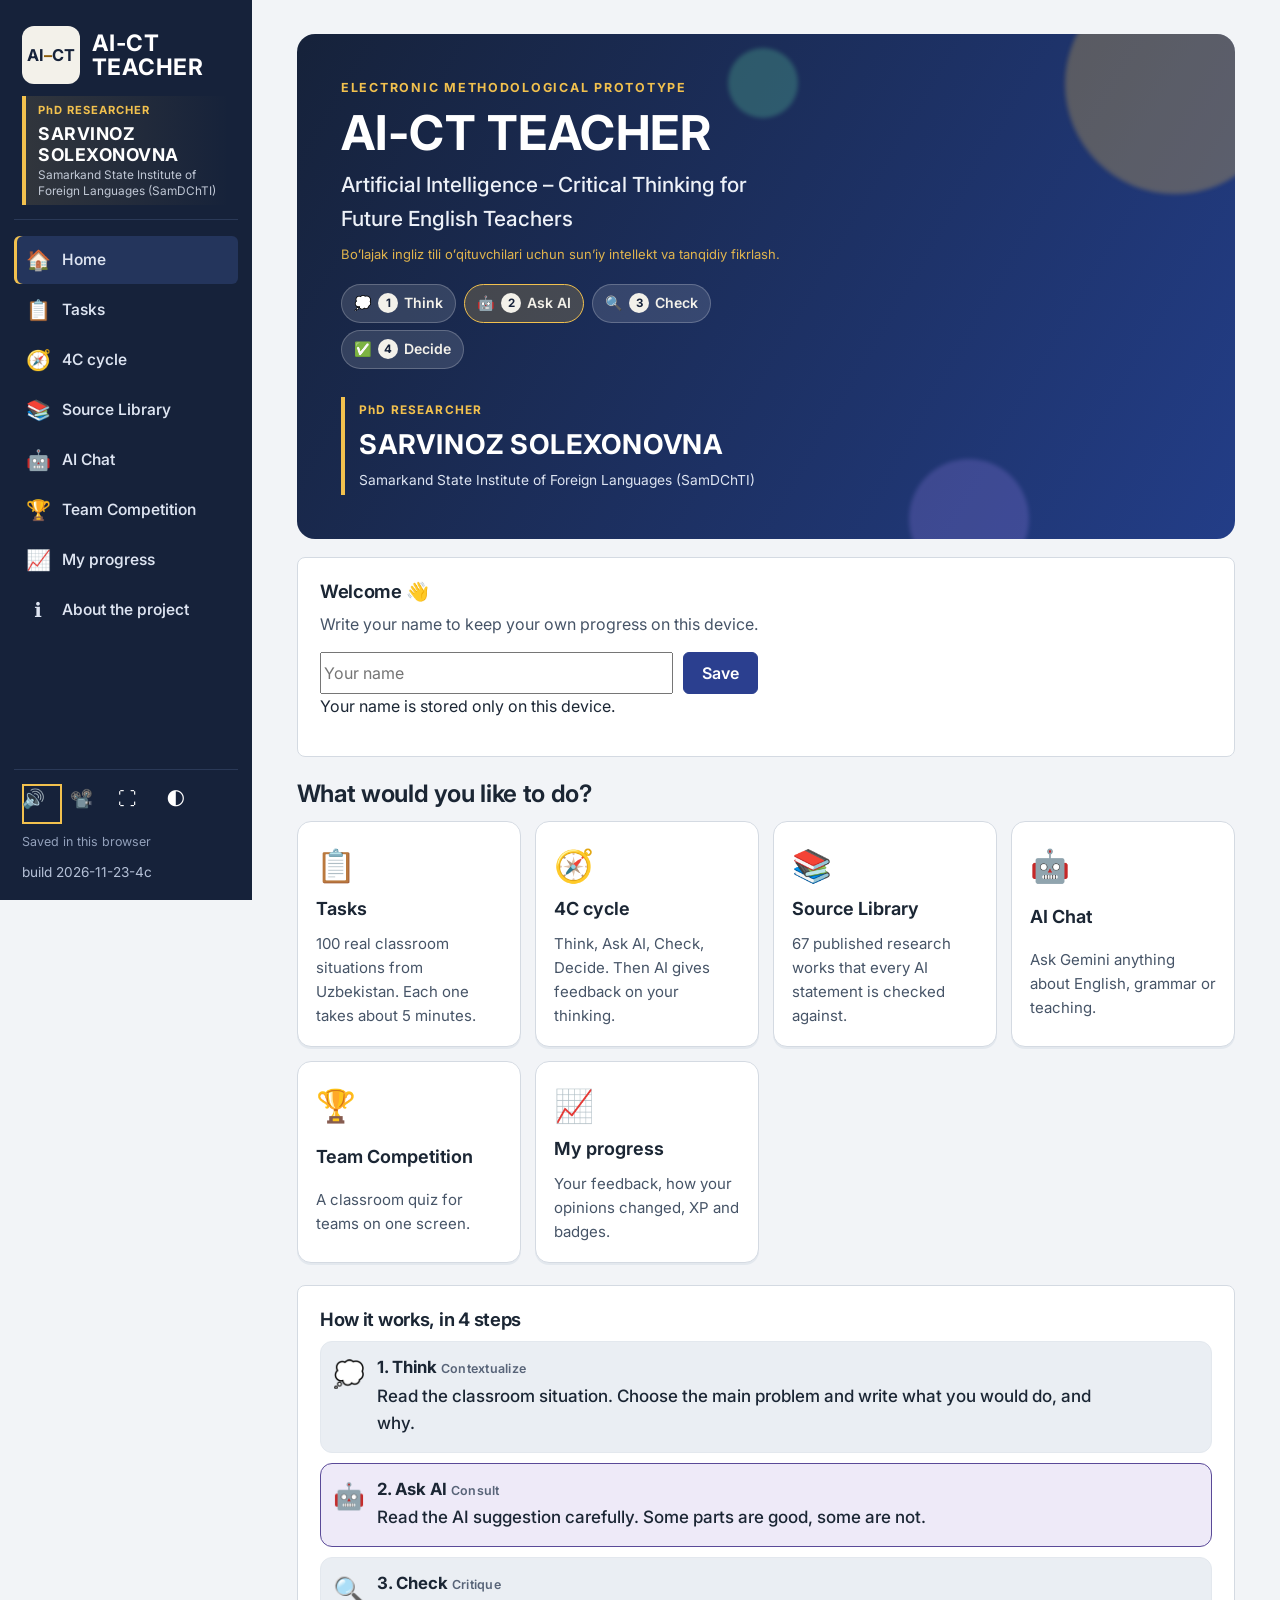
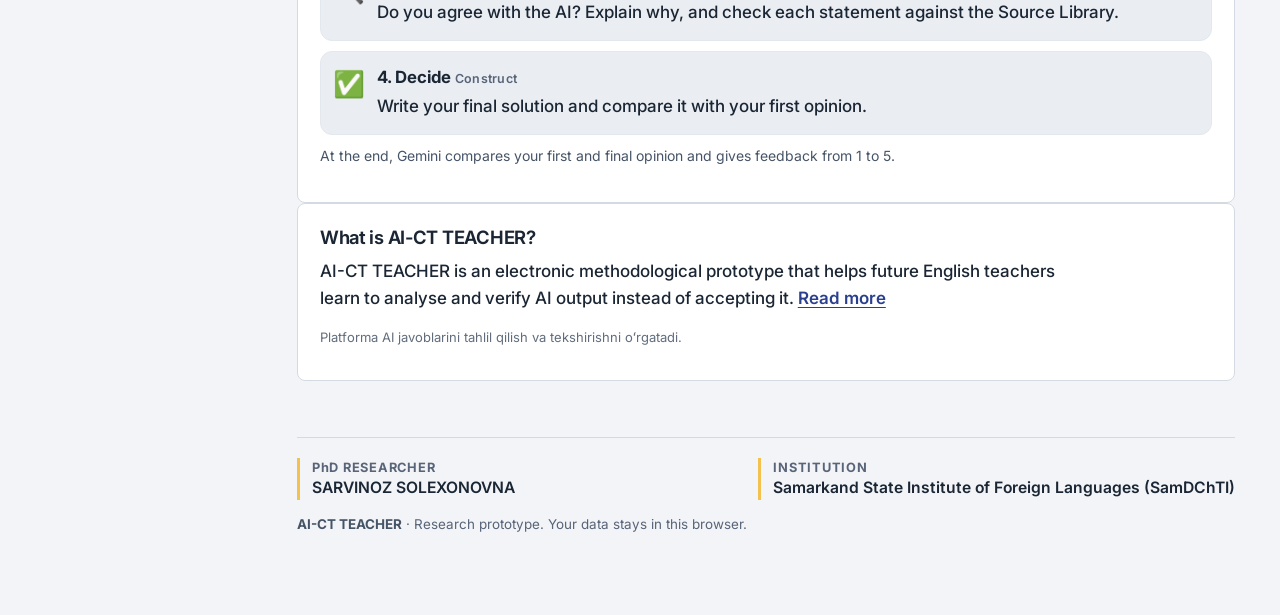
<file: index.html>
<!DOCTYPE html>
<html lang="en">
<head>
<meta charset="utf-8">
<meta name="viewport" content="width=device-width, initial-scale=1, viewport-fit=cover">
<title>AI-CT Teacher – Artificial Intelligence and Critical Thinking for Future English Teachers</title>
<meta name="description" content="AI-CT Teacher is an educational platform designed to develop the critical-thinking skills of future English teachers through structured interaction with artificial intelligence.">
<meta name="robots" content="index, follow, max-image-preview:large">
<meta name="author" content="Sarvinoz Solexonovna">
<meta name="theme-color" content="#16223A">
<link rel="canonical" href="https://sssprojectai.github.io/ai-ct-teacher/">
<link rel="manifest" href="manifest.webmanifest">
<link rel="icon" href="assets/favicon.svg" type="image/svg+xml">
<link rel="icon" href="assets/icons/favicon-32.png" sizes="32x32" type="image/png">
<link rel="apple-touch-icon" href="assets/icons/apple-touch-icon.png">
<meta property="og:type" content="website">
<meta property="og:site_name" content="AI-CT Teacher">
<meta property="og:title" content="AI-CT Teacher – Artificial Intelligence and Critical Thinking for Future English Teachers">
<meta property="og:description" content="AI-CT Teacher is an educational platform designed to develop the critical-thinking skills of future English teachers through structured interaction with artificial intelligence.">
<meta property="og:url" content="https://sssprojectai.github.io/ai-ct-teacher/">
<meta property="og:image" content="https://sssprojectai.github.io/ai-ct-teacher/assets/og-image.png">
<meta property="og:image:width" content="1200">
<meta property="og:image:height" content="630">
<meta property="og:image:alt" content="AI-CT Teacher: Artificial Intelligence – Critical Thinking for Future English Teachers">
<meta property="og:locale" content="en">
<meta property="og:locale:alternate" content="uz">
<meta name="twitter:card" content="summary_large_image">
<meta name="twitter:title" content="AI-CT Teacher – Artificial Intelligence and Critical Thinking for Future English Teachers">
<meta name="twitter:description" content="AI-CT Teacher is an educational platform designed to develop the critical-thinking skills of future English teachers through structured interaction with artificial intelligence.">
<meta name="twitter:image" content="https://sssprojectai.github.io/ai-ct-teacher/assets/og-image.png">
<script type="application/ld+json">
{
  "@context": "https://schema.org",
  "@graph": [
    {
      "@type": "WebSite",
      "@id": "https://sssprojectai.github.io/ai-ct-teacher/#website",
      "url": "https://sssprojectai.github.io/ai-ct-teacher/",
      "name": "AI-CT Teacher",
      "description": "AI-CT Teacher is an educational platform designed to develop the critical-thinking skills of future English teachers through structured interaction with artificial intelligence.",
      "inLanguage": [
        "en",
        "uz"
      ],
      "author": {
        "@id": "https://sssprojectai.github.io/ai-ct-teacher/#author"
      },
      "publisher": {
        "@id": "https://sssprojectai.github.io/ai-ct-teacher/#organization"
      }
    },
    {
      "@type": "EducationalOrganization",
      "@id": "https://sssprojectai.github.io/ai-ct-teacher/#organization",
      "name": "AI-CT Teacher",
      "url": "https://sssprojectai.github.io/ai-ct-teacher/",
      "description": "An educational research project on critical thinking and artificial intelligence in English teacher education."
    },
    {
      "@type": "Person",
      "@id": "https://sssprojectai.github.io/ai-ct-teacher/#author",
      "name": "Sarvinoz Solexonovna",
      "jobTitle": "PhD researcher",
      "affiliation": {
        "@type": "EducationalOrganization",
        "name": "Samarkand State Institute of Foreign Languages (SamDChTI)"
      }
    },
    {
      "@type": "SoftwareApplication",
      "@id": "https://sssprojectai.github.io/ai-ct-teacher/#app",
      "name": "AI-CT Teacher",
      "url": "https://sssprojectai.github.io/ai-ct-teacher/",
      "applicationCategory": "EducationalApplication",
      "operatingSystem": "Web",
      "inLanguage": [
        "en",
        "uz"
      ],
      "description": "AI-CT Teacher is an educational platform designed to develop the critical-thinking skills of future English teachers through structured interaction with artificial intelligence.",
      "author": {
        "@id": "https://sssprojectai.github.io/ai-ct-teacher/#author"
      },
      "featureList": [
        "AI-CT 4C cycle: Contextualize (Think), Consult (Ask AI), Critique (Check), Construct (Decide)",
        "100 real classroom situations from Uzbekistan",
        "Source Library of published research for every AI statement",
        "AI feedback on critical thinking (1 to 5)",
        "Team Competition game",
        "AI Chat: a free conversation with Gemini",
        "Student profile with progress, XP and badges",
        "English interface with short Uzbek support"
      ]
    }
  ]
}
</script>
<link rel="preconnect" href="https://fonts.googleapis.com">
<link rel="preconnect" href="https://fonts.gstatic.com" crossorigin>
<link href="https://fonts.googleapis.com/css2?family=Inter:wght@400;500;600;700&display=swap" rel="stylesheet">
<link rel="stylesheet" href="app/css/app.css?v=2026-11-23-4c">
</head>
<body>
<div class="shell">
  <aside class="side" id="side" aria-label="Main navigation"></aside>
  <div class="scrim hidden" id="scrim"></div>
  <div>
    <div class="topbar" id="topbar"></div>
    <main class="main" id="main" tabindex="-1">
      <!-- Replaced by the application once JavaScript runs. It stays in the HTML so that search engines and visitors without JavaScript can read what this site is. -->
      <div class="page">
        <h1>AI-CT Teacher</h1>
        <p>AI-CT Teacher is an educational platform for developing the critical thinking skills of future English teachers through structured interaction with artificial intelligence. It supports English teacher education, teacher training and AI-assisted learning: students solve real classroom problems, read an AI suggestion, check it against research and then write their own decision.</p>
        <p>Each task follows the AI-CT 4C cycle: Contextualize (Think), Consult (Ask AI), Critique (Check) and Construct (Decide). The platform includes 100 real classroom situations from schools, lyceums, learning centres and universities in Uzbekistan, a Source Library of published research against which every AI statement is checked, AI feedback on the student's critical thinking, a Team Competition game, a free AI Chat with Gemini, and a student profile with progress, XP and badges.</p>
        <p lang="uz">AI-CT TEACHER — boʻlajak ingliz tili oʻqituvchilari uchun sunʼiy intellekt va tanqidiy fikrlash boʻyicha elektron metodik prototip. Muallif: PhD tadqiqotchi Sarvinoz Solexonovna, Samarkand davlat chet tillari instituti (SamDChTI).</p>
        <noscript><p><strong>This application needs JavaScript.</strong> Please enable JavaScript in your browser to use AI-CT Teacher.</p></noscript>
        <p>AUTHOR<br>PhD researcher Sarvinoz Solexonovna</p>
        <p>INSTITUTION<br>Samarkand State Institute of Foreign Languages (SamDChTI)</p>
        <p>Research prototype. It is not an official product of, or endorsed by, any institution.</p>
      </div>
    </main>
  </div>
</div>
<div id="overlay"></div>
<div class="toast hidden" id="toast" role="status" aria-live="polite"></div>
<script src="app/js/app.js?v=2026-11-23-4c"></script>
</body>
</html>
</file>
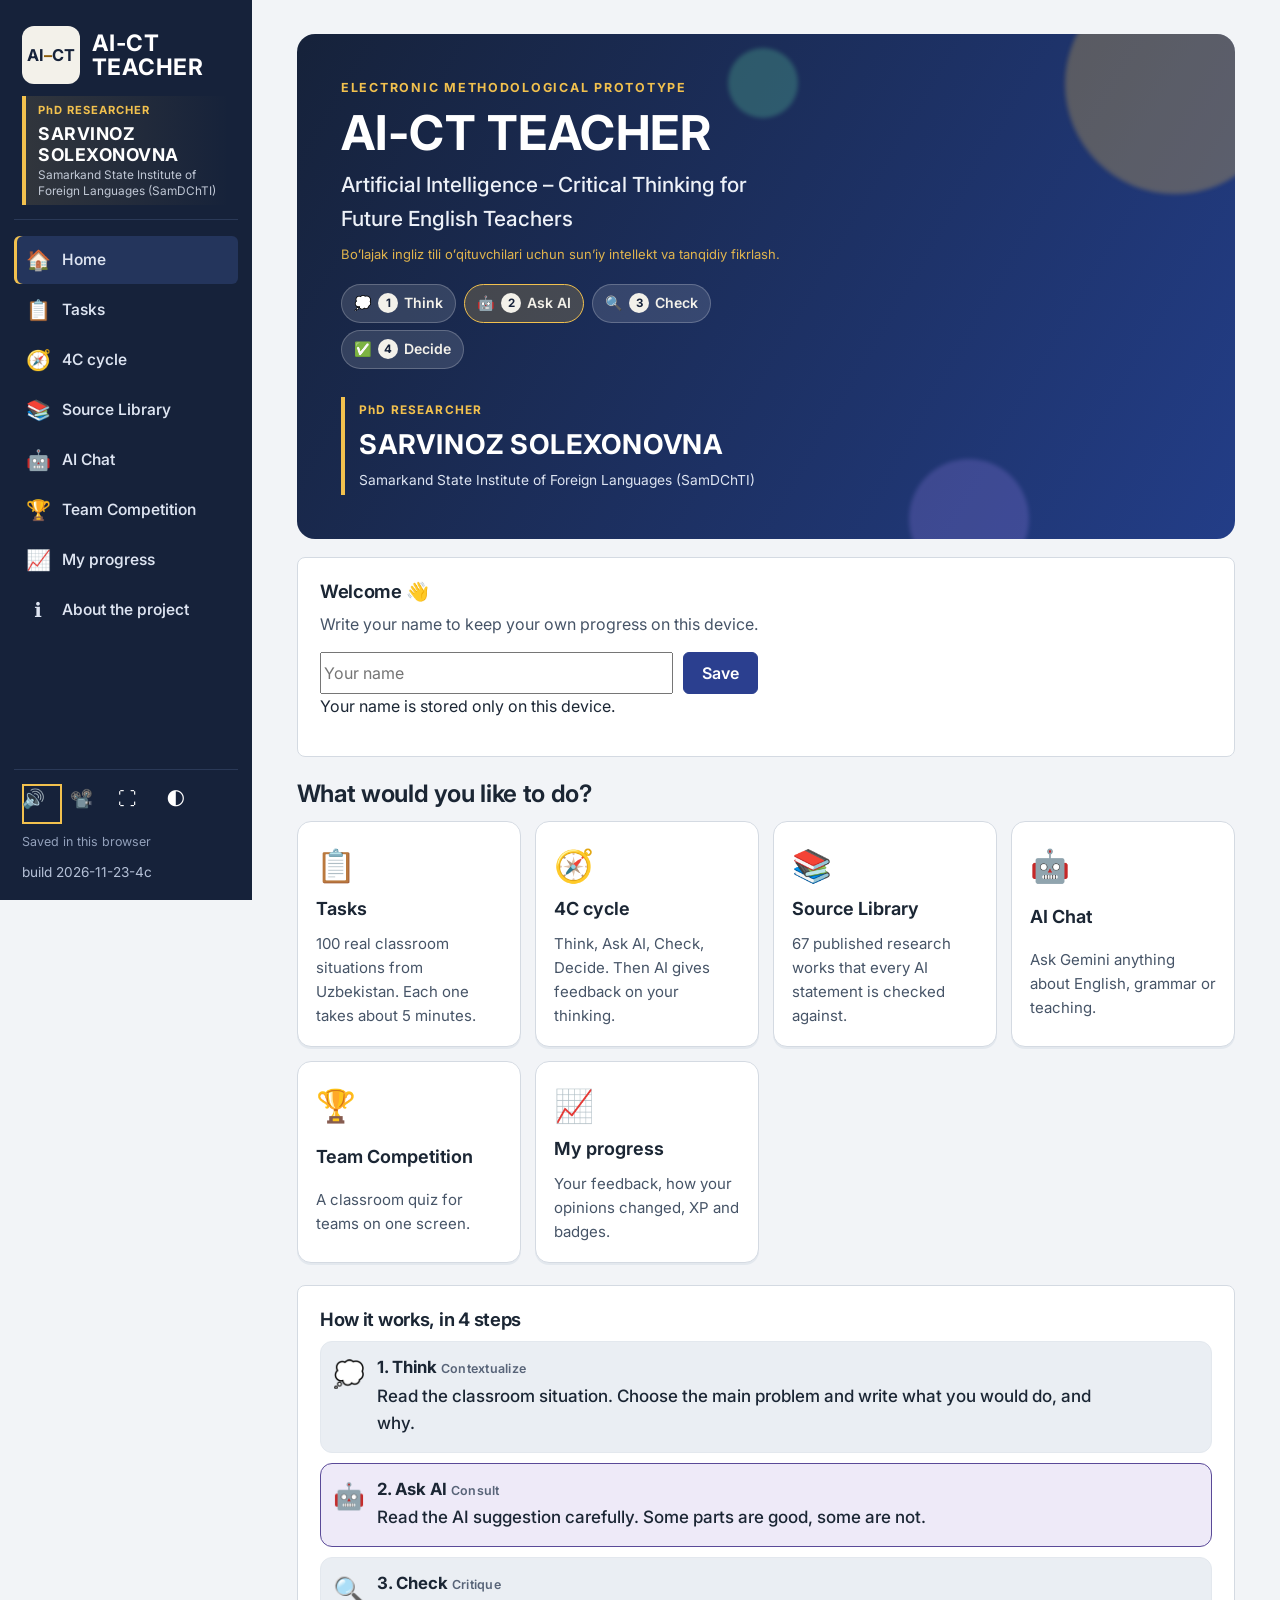
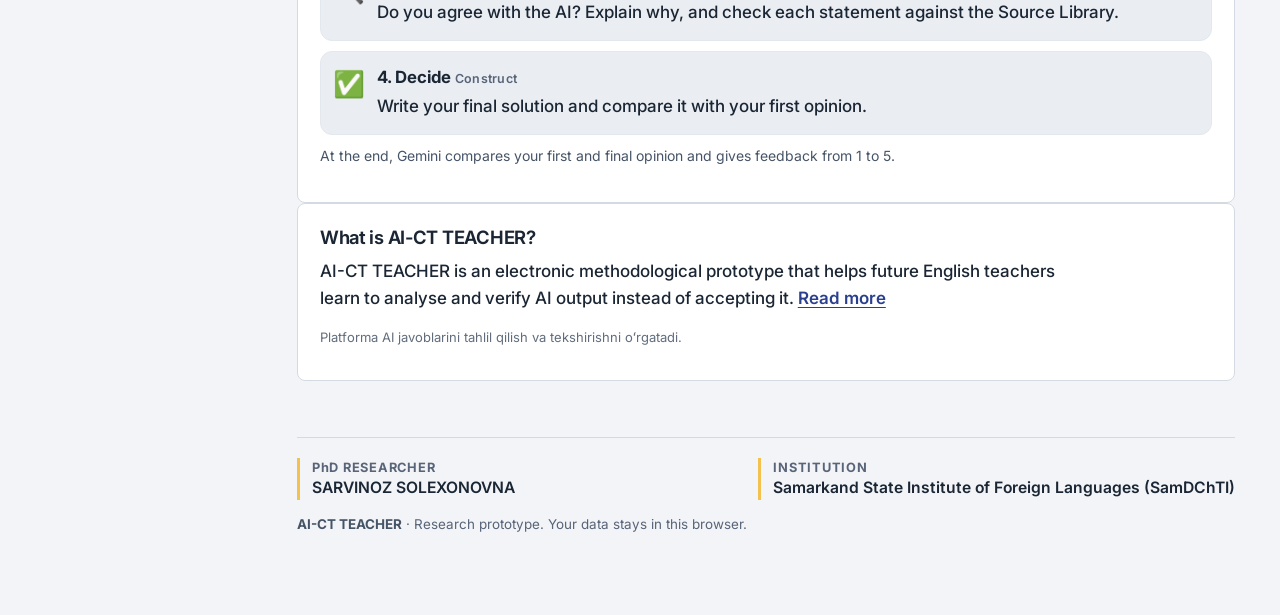
<file: app/index.html>
<!DOCTYPE html>
<html lang="en">
<head>
<meta charset="utf-8">
<meta name="viewport" content="width=device-width, initial-scale=1, viewport-fit=cover">
<title>AI-CT Teacher – Artificial Intelligence and Critical Thinking for Future English Teachers</title>
<meta name="description" content="AI-CT Teacher is an educational platform designed to develop the critical-thinking skills of future English teachers through structured interaction with artificial intelligence.">
<meta name="robots" content="index, follow, max-image-preview:large">
<meta name="author" content="Sarvinoz Solexonovna">
<meta name="theme-color" content="#16223A">
<link rel="canonical" href="https://sssprojectai.github.io/ai-ct-teacher/">
<link rel="manifest" href="../manifest.webmanifest">
<link rel="icon" href="../assets/favicon.svg" type="image/svg+xml">
<link rel="icon" href="../assets/icons/favicon-32.png" sizes="32x32" type="image/png">
<link rel="apple-touch-icon" href="../assets/icons/apple-touch-icon.png">
<meta property="og:type" content="website">
<meta property="og:site_name" content="AI-CT Teacher">
<meta property="og:title" content="AI-CT Teacher – Artificial Intelligence and Critical Thinking for Future English Teachers">
<meta property="og:description" content="AI-CT Teacher is an educational platform designed to develop the critical-thinking skills of future English teachers through structured interaction with artificial intelligence.">
<meta property="og:url" content="https://sssprojectai.github.io/ai-ct-teacher/">
<meta property="og:image" content="https://sssprojectai.github.io/ai-ct-teacher/assets/og-image.png">
<meta property="og:image:width" content="1200">
<meta property="og:image:height" content="630">
<meta property="og:image:alt" content="AI-CT Teacher: Artificial Intelligence – Critical Thinking for Future English Teachers">
<meta property="og:locale" content="en">
<meta property="og:locale:alternate" content="uz">
<meta name="twitter:card" content="summary_large_image">
<meta name="twitter:title" content="AI-CT Teacher – Artificial Intelligence and Critical Thinking for Future English Teachers">
<meta name="twitter:description" content="AI-CT Teacher is an educational platform designed to develop the critical-thinking skills of future English teachers through structured interaction with artificial intelligence.">
<meta name="twitter:image" content="https://sssprojectai.github.io/ai-ct-teacher/assets/og-image.png">
<link rel="preconnect" href="https://fonts.googleapis.com">
<link rel="preconnect" href="https://fonts.gstatic.com" crossorigin>
<link href="https://fonts.googleapis.com/css2?family=Inter:wght@400;500;600;700&display=swap" rel="stylesheet">
<link rel="stylesheet" href="css/app.css?v=2026-11-23-4c">
</head>
<body>
<div class="shell">
  <aside class="side" id="side" aria-label="Main navigation"></aside>
  <div class="scrim hidden" id="scrim"></div>
  <div>
    <div class="topbar" id="topbar"></div>
    <main class="main" id="main" tabindex="-1">
      <!-- Replaced by the application once JavaScript runs. It stays in the HTML so that search engines and visitors without JavaScript can read what this site is. -->
      <div class="page">
        <h1>AI-CT Teacher</h1>
        <p>AI-CT Teacher is an educational platform for developing the critical thinking skills of future English teachers through structured interaction with artificial intelligence. It supports English teacher education, teacher training and AI-assisted learning: students solve real classroom problems, read an AI suggestion, check it against research and then write their own decision.</p>
        <p>Each task follows the AI-CT 4C cycle: Contextualize (Think), Consult (Ask AI), Critique (Check) and Construct (Decide). The platform includes 100 real classroom situations from schools, lyceums, learning centres and universities in Uzbekistan, a Source Library of published research against which every AI statement is checked, AI feedback on the student's critical thinking, a Team Competition game, a free AI Chat with Gemini, and a student profile with progress, XP and badges.</p>
        <p lang="uz">AI-CT TEACHER — boʻlajak ingliz tili oʻqituvchilari uchun sunʼiy intellekt va tanqidiy fikrlash boʻyicha elektron metodik prototip. Muallif: PhD tadqiqotchi Sarvinoz Solexonovna, Samarkand davlat chet tillari instituti (SamDChTI).</p>
        <noscript><p><strong>This application needs JavaScript.</strong> Please enable JavaScript in your browser to use AI-CT Teacher.</p></noscript>
        <p>AUTHOR<br>PhD researcher Sarvinoz Solexonovna</p>
        <p>INSTITUTION<br>Samarkand State Institute of Foreign Languages (SamDChTI)</p>
        <p>Research prototype. It is not an official product of, or endorsed by, any institution.</p>
      </div>
    </main>
  </div>
</div>
<div id="overlay"></div>
<div class="toast hidden" id="toast" role="status" aria-live="polite"></div>
<script src="js/app.js?v=2026-11-23-4c"></script>
</body>
</html>
</file>
<file: app/css/app.css>
:root{
  --bg:#F2F4F7; --surface:#FFFFFF; --surface-2:#EAEEF3; --ink:#1B2634; --ink-2:#465467; --ink-3:#586478;
  --line:#D4DAE2; --line-2:#E3E8EE;
  --primary:#2B3F8F; --primary-ink:#FFFFFF; --primary-soft:#E3E8F8;
  --marker:#F2C14E; --marker-soft:#FBEFC6;
  --ai:#5A4A98; --ai-soft:#EEEAF8;
  --good:#237552; --good-soft:#DFF0E7; --warn:#8F5F0C; --warn-soft:#FBEDCF; --bad:#A3303F; --bad-soft:#F8E1E4;
  --neutral:#566374; --neutral-soft:#E7EBF0;
  --side-bg:#16223A; --side-ink:#DDE4F1; --side-dim:#93A1BB; --side-line:#2A3957; --side-active:#24355C;
  --sans:'Inter',system-ui,-apple-system,BlinkMacSystemFont,'Segoe UI',Roboto,'Helvetica Neue',Arial,sans-serif;
  --serif:var(--sans);   /* one modern sans-serif family everywhere (headings included) */
  --r:6px;
  box-sizing:border-box; padding-top:env(safe-area-inset-top,0px); padding-bottom:env(safe-area-inset-bottom,0px);
}
@media (prefers-color-scheme: dark){
  :root:not([data-theme="light"]){
    --bg:#0F1520; --surface:#172030; --surface-2:#1E2A3D; --ink:#E7ECF3; --ink-2:#B2BDCC; --ink-3:#8896AA;
    --line:#2C384C; --line-2:#243043;
    --primary:#93A7F2; --primary-ink:#0E1630; --primary-soft:#22305A;
    --marker:#E6B53C; --marker-soft:#3F3517;
    --ai:#BBAEF2; --ai-soft:#26233F;
    --good:#6FCBA3; --good-soft:#163A2E; --warn:#E6B65A; --warn-soft:#3E3116; --bad:#F28E9A; --bad-soft:#47202A;
    --neutral:#A4B0C0; --neutral-soft:#242E3E;
    --side-bg:#0B111C; --side-ink:#DDE4F1; --side-dim:#8593AB; --side-line:#212C42; --side-active:#1B2944;
  }
}
:root[data-theme="dark"]{
  --bg:#0F1520; --surface:#172030; --surface-2:#1E2A3D; --ink:#E7ECF3; --ink-2:#B2BDCC; --ink-3:#8896AA;
  --line:#2C384C; --line-2:#243043;
  --primary:#93A7F2; --primary-ink:#0E1630; --primary-soft:#22305A;
  --marker:#E6B53C; --marker-soft:#3F3517;
  --ai:#BBAEF2; --ai-soft:#26233F;
  --good:#6FCBA3; --good-soft:#163A2E; --warn:#E6B65A; --warn-soft:#3E3116; --bad:#F28E9A; --bad-soft:#47202A;
  --neutral:#A4B0C0; --neutral-soft:#242E3E;
  --side-bg:#0B111C; --side-ink:#DDE4F1; --side-dim:#8593AB; --side-line:#212C42; --side-active:#1B2944;
}
*,*::before,*::after{box-sizing:border-box}
html{height:100%;scroll-padding-top:calc(env(safe-area-inset-top,0px) + 70px);-webkit-text-size-adjust:100%}
body{margin:0;min-height:100%;background:var(--bg);color:var(--ink);font:16px/1.6 var(--sans);-webkit-font-smoothing:antialiased;-moz-osx-font-smoothing:grayscale;text-rendering:optimizeLegibility}
h1,h2,h3,h4{font-family:var(--sans);font-weight:650;line-height:1.25;margin:0 0 .5em;color:var(--ink);letter-spacing:-.015em}
h1{font-size:clamp(1.65rem,3vw,2rem)} h2{font-size:1.5rem} h3{font-size:1.15rem} h4{font-size:1rem}
p{margin:0 0 .9em;max-width:70ch}
a{color:var(--primary)}
button,input,select,textarea{font:inherit;color:inherit}
:focus-visible{outline:2px solid var(--primary);outline-offset:2px;border-radius:3px}
.sr{position:absolute;width:1px;height:1px;overflow:hidden;clip:rect(0 0 0 0);white-space:nowrap}
.muted{color:var(--ink-2)} .dim{color:var(--ink-3)} .small{font-size:.875rem} .tiny{font-size:.85rem}
.serif{font-family:var(--serif)}
.hidden{display:none!important}

/* ---------- shell ---------- */
.shell{display:grid;grid-template-columns:252px minmax(0,1fr);min-height:100vh}
.side{position:sticky;top:env(safe-area-inset-top,0px);height:100vh;overflow:auto;background:var(--side-bg);color:var(--side-ink);display:flex;flex-direction:column;padding:20px 14px 16px}
.brand{display:flex;gap:12px;align-items:center;padding:4px 8px 18px;border-bottom:1px solid var(--side-line);margin-bottom:12px;text-decoration:none;color:inherit;background:none;border-left:0;border-right:0;border-top:0;width:100%;text-align:left;cursor:pointer}
.mark{flex:none;width:44px;height:44px;border-radius:8px;background:#F3F1EA;color:#16223A;display:grid;place-items:center;font-family:var(--serif);font-weight:700;font-size:.8rem;line-height:1;letter-spacing:.01em;position:relative}
.mark span{display:block;text-align:center}
.mark b{color:#8A5A0A;font-weight:700}
.brand-t{font-family:var(--serif);font-weight:700;font-size:1.05rem;line-height:1.15}
.brand-s{font-size:.72rem;color:var(--side-dim);line-height:1.25;margin-top:2px}
.nav{display:flex;flex-direction:column;gap:2px;margin:6px 0}
.nav button{all:unset;box-sizing:border-box;cursor:pointer;display:flex;align-items:center;gap:10px;padding:9px 10px;border-radius:6px;color:var(--side-ink);font-size:.94rem;width:100%}
.nav button:hover{background:var(--side-active)}
.nav button[aria-current="page"]{background:var(--side-active);font-weight:600;box-shadow:inset 3px 0 0 var(--marker)}
.nav button:focus-visible{outline:2px solid var(--marker);outline-offset:-2px}
.nav .sep{height:1px;background:var(--side-line);margin:10px 6px}
.nav .grp{font-size:.78rem;color:var(--side-dim);padding:4px 10px}
.side-foot{margin-top:auto;padding:14px 8px 0;border-top:1px solid var(--side-line);font-size:.78rem;color:var(--side-dim);display:grid;gap:8px}
.side-foot button{all:unset;cursor:pointer;color:var(--side-ink);text-decoration:underline;text-underline-offset:3px;font-size:.8rem}
.side-foot a{color:var(--side-ink);text-decoration:underline;text-underline-offset:3px;font-size:.8rem}
.side-foot a:focus-visible{outline:2px solid var(--marker)}
.side-foot button:focus-visible{outline:2px solid var(--marker)}
.topbar{display:none}
.main{min-width:0;padding:34px clamp(18px,3.5vw,52px) 80px}
.page{max-width:1120px;margin:0 auto}
.page-head{margin-bottom:26px;max-width:75ch}
.page-head p{color:var(--ink-2);font-size:1.05rem}

@media (max-width:900px){
  .shell{display:block}
  .topbar{display:flex;align-items:center;gap:12px;position:sticky;top:env(safe-area-inset-top,0px);z-index:30;background:var(--side-bg);color:var(--side-ink);padding:10px 14px}
  .topbar .mark{width:36px;height:36px;font-size:.66rem}
  .topbar button.menu{all:unset;cursor:pointer;margin-left:auto;padding:8px 12px;border:1px solid var(--side-line);border-radius:6px;font-size:.9rem}
  .topbar button.menu:focus-visible{outline:2px solid var(--marker)}
  .side{position:fixed;z-index:40;left:0;top:0;bottom:0;width:min(300px,86vw);transform:translateX(-102%);transition:transform .2s ease;height:auto;padding-top:calc(20px + env(safe-area-inset-top,0px))}
  .side.open{transform:none}
  .scrim{position:fixed;inset:0;background:rgba(8,12,22,.5);z-index:35}
  .main{padding:22px 16px 90px}
}
@media (prefers-reduced-motion:reduce){*{transition:none!important;animation:none!important;scroll-behavior:auto!important}}

/* ---------- primitives ---------- */
.btn{all:unset;box-sizing:border-box;display:inline-flex;align-items:center;justify-content:center;gap:8px;min-height:42px;padding:0 18px;border-radius:var(--r);background:var(--primary);color:var(--primary-ink);font-weight:600;font-size:.95rem;cursor:pointer;text-align:center;border:1px solid var(--primary)}
.btn:hover{filter:brightness(1.08)}
.btn:focus-visible{outline:2px solid var(--primary);outline-offset:2px}
.btn.ghost{background:transparent;color:var(--primary);border-color:var(--primary)}
.btn.quiet{background:var(--surface);color:var(--ink);border-color:var(--line)}
.btn.quiet:hover{background:var(--surface-2);filter:none}
.btn.sm{min-height:34px;padding:0 12px;font-size:.86rem}
.btn[disabled],.btn[aria-disabled="true"]{opacity:.45;cursor:not-allowed;filter:none}
.btn.danger{background:transparent;color:var(--bad);border-color:var(--bad)}
.row{display:flex;flex-wrap:wrap;gap:12px;align-items:center}
.stack{display:grid;gap:18px}
.panel{background:var(--surface);border:1px solid var(--line);border-radius:8px;padding:22px}
.panel.flat{background:transparent;border-style:dashed}
.rule{border:0;border-top:1px solid var(--line);margin:28px 0}
.chip{display:inline-flex;align-items:center;gap:6px;font-size:.8rem;font-weight:600;padding:3px 10px;border-radius:99px;background:var(--neutral-soft);color:var(--neutral);border:1px solid transparent;white-space:nowrap}
.chip.p{background:var(--primary-soft);color:var(--primary)} .chip.g{background:var(--good-soft);color:var(--good)} .chip.w{background:var(--warn-soft);color:var(--warn)} .chip.b{background:var(--bad-soft);color:var(--bad)} .chip.ai{background:var(--ai-soft);color:var(--ai)}
.chip{max-width:100%}
.chip.demo{white-space:normal;text-align:left}
.chip.demo{background:var(--marker-soft);color:var(--warn);border-color:var(--marker)}
.notice{border-left:4px solid var(--primary);background:var(--primary-soft);padding:12px 16px;border-radius:0 var(--r) var(--r) 0;font-size:.94rem}
.notice.w{border-color:var(--marker);background:var(--marker-soft)} .notice.b{border-color:var(--bad);background:var(--bad-soft)} .notice.g{border-color:var(--good);background:var(--good-soft)}
.notice p:last-child{margin-bottom:0}
.notice strong{font-weight:700}
.grid2{display:grid;grid-template-columns:repeat(auto-fit,minmax(min(100%,320px),1fr));gap:18px}
.grid4{display:grid;grid-template-columns:repeat(auto-fit,minmax(150px,1fr));gap:18px}
.grid3{display:grid;grid-template-columns:repeat(auto-fit,minmax(min(100%,240px),1fr));gap:18px}
.kv{display:grid;grid-template-columns:auto 1fr;gap:4px 14px;margin:0;font-size:.92rem}
.kv dt{color:var(--ink-3)} .kv dd{margin:0}
.empty{border:1px dashed var(--line);border-radius:8px;padding:32px;text-align:center;background:var(--surface)}
.empty p{margin-inline:auto}
.tablewrap{overflow-x:auto;border:1px solid var(--line);border-radius:8px;background:var(--surface)}
table{border-collapse:collapse;width:100%;font-size:.92rem}
th,td{padding:10px 12px;text-align:left;border-bottom:1px solid var(--line-2);vertical-align:top}
th{font-weight:600;color:var(--ink-2);background:var(--surface-2);white-space:nowrap}
th button{all:unset;cursor:pointer;font-weight:600}
th button:focus-visible{outline:2px solid var(--primary)}
tr:last-child td{border-bottom:0}
tbody tr.click{cursor:pointer} tbody tr.click:hover{background:var(--surface-2)}
.num{font-variant-numeric:tabular-nums}
.bar{height:8px;background:var(--surface-2);border-radius:99px;overflow:hidden}
.bar>i{display:block;height:100%;background:var(--primary);border-radius:99px}
.stat{display:grid;gap:2px}
.stat b{font-family:var(--serif);font-size:2rem;font-weight:600;line-height:1.1}
.stat span{color:var(--ink-2);font-size:.88rem}

/* ---------- home ---------- */
.hero{display:grid;grid-template-columns:minmax(0,1.35fr) minmax(0,1fr);gap:40px;align-items:start;margin-bottom:44px}
.motto{font-family:var(--serif);font-weight:600;font-size:clamp(1.9rem,4.2vw,3.1rem);line-height:1.13;letter-spacing:-.015em;margin:0 0 20px}
.motto span{display:block}
.motto span:nth-child(2){color:var(--ai)}
.principle{border:1px solid var(--line);background:var(--surface);border-radius:8px;padding:22px;position:relative}
.principle q{font-family:var(--serif);font-size:1.22rem;line-height:1.4;display:block;quotes:none}
.principle q em{font-style:normal;background:linear-gradient(transparent 58%,var(--marker-soft) 58%)}
@media (max-width:900px){.hero{grid-template-columns:1fr;gap:22px}}
.route{background:var(--surface);border:1px solid var(--line);border-radius:8px;padding:22px 22px 18px;margin-bottom:36px}
.route-line{display:flex;list-style:none;margin:18px 0 6px;padding:0}
.station{flex:1;position:relative;text-align:center;min-width:0}
.station::before{content:'';position:absolute;top:19px;left:-50%;width:100%;height:2px;background:var(--line)}
.station:first-child::before{display:none}
.station button{all:unset;cursor:pointer;display:grid;justify-items:center;gap:7px;position:relative;width:100%;padding:0 2px}
.station .dot{width:40px;height:40px;border-radius:50%;display:grid;place-items:center;background:var(--surface);border:2px solid var(--line);font-weight:700;font-size:.95rem;color:var(--ink-2);position:relative;z-index:1}
.station .lb{font-size:.85rem;font-weight:600;color:var(--ink-2)}
.station.ai .dot{border-color:var(--ai);color:var(--ai);background:var(--ai-soft)}
.station[aria-current="true"] .dot{background:var(--primary);border-color:var(--primary);color:var(--primary-ink)}
.station[aria-current="true"] .lb{color:var(--ink)}
.station button:focus-visible .dot{outline:2px solid var(--primary);outline-offset:3px}
.route-note{font-size:.88rem;color:var(--ai);font-weight:600;text-align:center;margin:0 auto 14px;max-width:none}
.route-detail{border-top:1px solid var(--line);margin-top:14px;padding-top:16px;display:grid;grid-template-columns:repeat(auto-fit,minmax(200px,1fr));gap:16px}
.route-detail h4{font-family:var(--sans);font-size:.85rem;color:var(--ink-3);font-weight:600;margin:0 0 3px}
.route-detail p{margin:0;font-size:.95rem}
@media (max-width:640px){.station .lb{font-size:.68rem}.station .dot{width:32px;height:32px;font-size:.82rem}.station::before{top:15px}}
.dims{display:grid;grid-template-columns:repeat(auto-fit,minmax(250px,1fr));gap:0;border:1px solid var(--line);border-radius:8px;background:var(--surface);overflow:hidden}
.dims>div{padding:18px 20px;border-right:1px solid var(--line-2);border-bottom:1px solid var(--line-2)}
.dims h4{margin-bottom:4px}.dims p{margin:0;font-size:.92rem;color:var(--ink-2)}

/* ---------- task library ---------- */
.filters{display:flex;flex-wrap:wrap;gap:8px;margin-bottom:20px}
.filters button{all:unset;cursor:pointer;padding:6px 14px;border:1px solid var(--line);border-radius:99px;background:var(--surface);font-size:.88rem}
.filters button[aria-pressed="true"]{background:var(--primary);color:var(--primary-ink);border-color:var(--primary)}
.filters button:focus-visible{outline:2px solid var(--primary);outline-offset:2px}
.tasks{display:grid;gap:14px}
.task{display:grid;grid-template-columns:64px minmax(0,1fr) auto;gap:20px;align-items:start;background:var(--surface);border:1px solid var(--line);border-radius:8px;padding:20px}
.task .tn{font-family:var(--serif);font-size:2rem;font-weight:600;color:var(--ink-3);line-height:1}
.task h3{margin-bottom:6px}
.task p{color:var(--ink-2);font-size:.94rem;margin-bottom:10px}
.task .meta{display:flex;flex-wrap:wrap;gap:6px}
.task .acts{display:grid;gap:8px;justify-items:stretch;min-width:170px}
@media (max-width:720px){.task{grid-template-columns:1fr}.task .tn{font-size:1.3rem}.task .acts{grid-auto-flow:column}}

/* ---------- task workflow ---------- */
.cyc-head{display:flex;flex-wrap:wrap;gap:10px 16px;align-items:baseline;justify-content:space-between;margin-bottom:14px}
.cyc-head h2{margin:0}
.stepper{display:flex;list-style:none;margin:0 0 20px;padding:0;background:var(--surface);border:1px solid var(--line);border-radius:8px;padding:16px 10px 12px}
.step{flex:1;position:relative;text-align:center;min-width:0}
.step::before{content:'';position:absolute;top:16px;left:-50%;width:100%;height:2px;background:var(--line)}
.step:first-child::before{display:none}
.step.done::before,.step.current::before{background:var(--primary)}
.step button{all:unset;box-sizing:border-box;width:100%;display:grid;justify-items:center;gap:6px;cursor:pointer;position:relative;padding:0 2px}
.step .dot{width:34px;height:34px;border-radius:50%;display:grid;place-items:center;background:var(--surface);border:2px solid var(--line);font-weight:700;font-size:.9rem;color:var(--ink-3);position:relative;z-index:1}
.step .lb{font-size:.82rem;font-weight:600;color:var(--ink-3);line-height:1.2}
.step.done .dot{background:var(--primary-soft);border-color:var(--primary);color:var(--primary)}
.step.done .lb{color:var(--ink-2)}
.step.current .dot{background:var(--primary);border-color:var(--primary);color:var(--primary-ink);box-shadow:0 0 0 4px var(--primary-soft)}
.step.current .lb{color:var(--ink)}
.step.locked button{cursor:not-allowed}
.step.locked .dot{opacity:.7}
.step button:focus-visible .dot{outline:2px solid var(--primary);outline-offset:3px}
@media (max-width:700px){.brief{grid-template-columns:1fr 1fr}.brief>div{padding:10px 12px;border-right:0;border-bottom:1px solid var(--line-2)}.brief p{font-size:.86rem}.step .lb{display:none}.step.current .lb{display:block;position:absolute;top:40px;left:50%;transform:translateX(-50%);white-space:nowrap}.stepper{padding-bottom:30px}}
.brief{display:grid;grid-template-columns:repeat(auto-fit,minmax(200px,1fr));gap:0;background:var(--surface);border:1px solid var(--line);border-radius:8px;margin-bottom:20px}
.brief>div{padding:14px 18px;border-right:1px solid var(--line-2)}
.brief>div:last-child{border-right:0}
.brief h4{font-family:var(--sans);font-size:.82rem;color:var(--ink-3);font-weight:600;margin:0 0 3px}
.brief p{margin:0;font-size:.93rem}
.brief .here b{font-family:var(--serif);font-size:1.15rem}
.cyc-grid{display:grid;grid-template-columns:minmax(0,1fr);gap:22px}
@media (min-width:1420px){.cyc-grid.with-trace{grid-template-columns:minmax(0,1fr) 300px}}
.stage-main{container-type:inline-size;display:grid;gap:18px;align-content:start}
.scenario{background:var(--surface);border:1px solid var(--line);border-radius:8px}
.scenario>summary{cursor:pointer;padding:14px 20px;font-weight:600;list-style:none;display:flex;gap:10px;align-items:center;justify-content:space-between}
.scenario>summary::-webkit-details-marker{display:none}
.scenario>summary::after{content:'Show';font-size:.82rem;font-weight:500;color:var(--primary)}
.scenario[open]>summary::after{content:'Hide'}
.scenario .inner{padding:0 20px 20px;display:grid;gap:14px}
.scenario .txt{font-family:var(--serif);font-size:1.04rem;line-height:1.65;max-width:72ch;margin:0}
.facts{display:flex;flex-wrap:wrap;gap:8px 22px;margin:0;font-size:.9rem}
.facts div{display:flex;gap:6px}.facts dt{color:var(--ink-3)}.facts dd{margin:0;font-weight:600}
.form{display:grid;gap:18px}
.fld label.lab{display:block;font-weight:600;margin-bottom:2px}
.fld .hint{font-size:.88rem;color:var(--ink-3);margin:0 0 6px;max-width:none}
.fld textarea,.fld input[type=text],.fld select{width:100%;border:1px solid var(--line);background:var(--surface);border-radius:var(--r);padding:10px 12px;min-height:44px;line-height:1.5}
.fld textarea{resize:vertical;min-height:92px}
.fld textarea:focus,.fld input:focus,.fld select:focus{outline:2px solid var(--primary);outline-offset:0;border-color:var(--primary)}
.fld .cnt{display:flex;justify-content:flex-end;font-size:.8rem;color:var(--ink-3);margin-top:3px}
.fld .cnt.ok{color:var(--good)}
.scale{display:flex;flex-wrap:wrap;gap:8px}
.scale button{all:unset;box-sizing:border-box;cursor:pointer;min-width:52px;min-height:44px;display:grid;place-items:center;border:1px solid var(--line);border-radius:var(--r);background:var(--surface);font-weight:700;padding:0 10px}
.scale button[aria-pressed="true"]{background:var(--primary);color:var(--primary-ink);border-color:var(--primary)}
.scale button:focus-visible{outline:2px solid var(--primary);outline-offset:2px}
.scale-l{display:flex;justify-content:space-between;font-size:.78rem;color:var(--ink-3);max-width:340px;margin-top:4px}
.opts{display:grid;gap:8px}
.opts label{display:flex;gap:10px;align-items:flex-start;padding:10px 12px;border:1px solid var(--line);border-radius:var(--r);background:var(--surface);cursor:pointer}
.opts label:has(input:checked){border-color:var(--primary);background:var(--primary-soft)}
.opts input{margin-top:4px;accent-color:var(--primary)}
.split{display:grid;gap:18px}
@container (min-width:860px){.split{grid-template-columns:minmax(0,1fr) minmax(0,1fr);align-items:start}.split .stick{position:sticky;top:calc(env(safe-area-inset-top,0px) + 12px)}}
.ai-box{border:1px solid var(--ai);border-radius:8px;background:var(--surface);overflow:hidden}
.ai-label{display:flex;flex-wrap:wrap;gap:6px 12px;align-items:center;justify-content:space-between;padding:9px 16px;background:var(--ai-soft);color:var(--ai);font-weight:700;font-size:.85rem;border-bottom:1px solid var(--ai)}
.ai-body{padding:16px 18px;font-family:var(--serif);line-height:1.65}
.ai-body p{margin:0 0 .7em;max-width:none}
.ai-foot{padding:10px 16px;border-top:1px dashed var(--line);font-size:.85rem;color:var(--ink-2);background:var(--surface-2)}
.seg{padding:10px 12px 8px;border-left:4px solid transparent;border-radius:0 var(--r) var(--r) 0;margin:0 0 6px;background:var(--surface-2)}
.seg p{margin:0 0 6px;font-size:.98rem}
.seg.t-ok{border-left-color:var(--good);background:var(--good-soft)}
.seg.t-q{border-left-color:var(--warn);background:var(--warn-soft)}
.seg.t-check{border-left-color:var(--marker);background:var(--marker-soft)}
.tags{display:flex;flex-wrap:wrap;gap:6px}
.tags button{all:unset;cursor:pointer;font-family:var(--sans);font-size:.78rem;font-weight:600;padding:3px 10px;border-radius:99px;border:1px solid var(--line);background:var(--surface);color:var(--ink-2)}
.tags button[aria-pressed="true"]{border-color:currentColor}
.tags button.ok[aria-pressed="true"]{color:var(--good);background:var(--surface)}
.tags button.q[aria-pressed="true"]{color:var(--warn);background:var(--surface)}
.tags button.check[aria-pressed="true"]{color:var(--ink);background:var(--marker);border-color:var(--marker)}
.tags button:focus-visible{outline:2px solid var(--primary);outline-offset:2px}
.thinking{display:inline-flex;gap:6px;align-items:center;color:var(--ai);font-weight:600;font-size:.92rem}
.thinking i{width:8px;height:8px;border-radius:50%;background:var(--ai);animation:pulse 1.1s infinite ease-in-out}
.thinking i:nth-child(2){animation-delay:.15s}.thinking i:nth-child(3){animation-delay:.3s}
@keyframes pulse{0%,80%,100%{opacity:.25;transform:scale(.8)}40%{opacity:1;transform:scale(1)}}
.evrow{border:1px solid var(--line);border-radius:8px;background:var(--surface);padding:16px;display:grid;gap:12px}
.evrow .top{display:flex;justify-content:space-between;gap:10px;align-items:center}
.evgrid{display:grid;grid-template-columns:1fr 1fr;gap:12px}
@media (max-width:640px){.evgrid{grid-template-columns:1fr}}
.verdicts{display:grid;grid-template-columns:repeat(auto-fit,minmax(150px,1fr));gap:10px;font-size:.88rem}
.verdicts div{padding:8px 12px;border-radius:var(--r);background:var(--surface-2)}
.verdicts b{display:block}
.trace{background:var(--surface);border:1px solid var(--line);border-radius:8px;padding:0;align-self:start}
@media (min-width:1420px){.trace{position:sticky;top:calc(env(safe-area-inset-top,0px) + 12px)}}
.trace>summary{cursor:pointer;padding:14px 18px;font-weight:700;list-style:none;font-family:var(--serif)}
.trace>summary::-webkit-details-marker{display:none}
.trace .tl{list-style:none;margin:0;padding:0 18px 16px}
.trace .tl li{position:relative;padding:0 0 14px 22px;font-size:.86rem;border-left:2px solid var(--line);margin-left:6px}
.trace .tl li:last-child{padding-bottom:0;border-color:transparent}
.trace .tl li::before{content:'';position:absolute;left:-7px;top:2px;width:12px;height:12px;border-radius:50%;background:var(--surface);border:2px solid var(--line)}
.trace .tl li.on::before{background:var(--primary);border-color:var(--primary)}
.trace .tl li.now::before{box-shadow:0 0 0 4px var(--primary-soft)}
.trace .tl b{display:block;font-size:.84rem}
.trace .tl span{color:var(--ink-2);display:block;overflow-wrap:anywhere}
.trace .tl .none{color:var(--ink-3);font-style:italic}
.actionbar{position:sticky;bottom:0;z-index:20;background:var(--surface);border:1px solid var(--line);border-radius:8px;padding:12px 16px;display:flex;flex-wrap:wrap;gap:12px;align-items:center;justify-content:space-between;box-shadow:0 -6px 18px rgba(15,25,45,.07);margin-top:8px;padding-bottom:calc(12px + env(safe-area-inset-bottom,0px))}
.reqs{font-size:.84rem;color:var(--ink-2);max-width:520px}
.reqs summary{cursor:pointer;font-weight:600;color:var(--ink)}
.reqs ul{list-style:none;margin:8px 0 0;padding:0;display:grid;gap:3px}
.reqs li{display:flex;gap:8px}
.reqs li i{font-style:normal;flex:none;width:1.1em;text-align:center;font-weight:700}
.reqs li.ok i{color:var(--good)} .reqs li.no i{color:var(--ink-3)}
.acts-r{display:flex;flex-wrap:wrap;gap:10px;align-items:center}
.saved{font-size:.8rem;color:var(--ink-3)}
.compare{display:grid;grid-template-columns:1fr 1fr;gap:12px}
@media (max-width:640px){.compare{grid-template-columns:1fr}}
.compare .col{background:var(--surface-2);border-radius:var(--r);padding:12px 14px;font-size:.92rem}
.compare h4{font-family:var(--sans);font-size:.85rem;color:var(--ink-3);margin-bottom:6px}
.compare p{margin:0 0 8px}
.checklist{display:grid;gap:8px}
.checklist label{display:flex;gap:10px;align-items:flex-start;font-size:.93rem}
.checklist input{margin-top:4px;accent-color:var(--primary)}

/* ---------- assessment ---------- */
.score-top{display:grid;grid-template-columns:repeat(auto-fit,minmax(150px,1fr));gap:18px;align-items:end}
.comp{border:1px solid var(--line);background:var(--surface);border-radius:8px;padding:20px;display:grid;gap:14px}
.comp-h{display:flex;justify-content:space-between;gap:12px;align-items:baseline;flex-wrap:wrap}
.comp-h h3{margin:0}
.lvl{font-family:var(--serif);font-size:1.4rem;font-weight:600}
.ladder{display:grid;gap:6px}
.ladder div{display:grid;grid-template-columns:110px 1fr;gap:12px;padding:8px 10px;border-radius:var(--r);font-size:.88rem;background:var(--surface-2)}
.ladder div.cur{background:var(--primary-soft);outline:2px solid var(--primary)}
.ladder b{font-weight:700}
@media (max-width:640px){.ladder div{grid-template-columns:1fr;gap:2px}}
.inds{list-style:none;margin:0;padding:0;display:grid;gap:6px;font-size:.9rem}
.inds li{display:flex;gap:10px}
.inds i{font-style:normal;font-weight:700;flex:none;width:1.2em}
.inds li.ok i{color:var(--good)} .inds li.no i{color:var(--ink-3)}
.radar{width:100%;max-width:360px;height:auto;display:block;margin:0 auto}
.radar text{fill:var(--ink-2);font-size:11px;font-family:var(--sans)}
.chart text{fill:var(--ink-3);font-size:11px;font-family:var(--sans)}
.selfrate{display:flex;flex-wrap:wrap;gap:8px;align-items:center;font-size:.9rem}
.selfrate button{all:unset;cursor:pointer;min-width:42px;min-height:38px;display:grid;place-items:center;border:1px solid var(--line);border-radius:var(--r);background:var(--surface);font-weight:700}
.selfrate button[aria-pressed="true"]{background:var(--ink);color:var(--surface);border-color:var(--ink)}
.selfrate button:focus-visible{outline:2px solid var(--primary);outline-offset:2px}

/* ---------- record / history ---------- */
.rec-sec{padding:18px 0;border-bottom:1px solid var(--line-2)}
.rec-sec:last-child{border-bottom:0}
.rec-sec h3{font-size:1.02rem;margin-bottom:8px}
.rec-sec .q{color:var(--ink-3);font-size:.84rem;margin:10px 0 2px}
.rec-sec .a{white-space:pre-wrap;margin:0;max-width:78ch}
.hist{background:var(--surface);border:1px solid var(--line);border-radius:8px;margin-bottom:14px}
.hist>summary{cursor:pointer;padding:16px 20px;display:flex;flex-wrap:wrap;gap:8px 16px;justify-content:space-between;align-items:center;list-style:none}
.hist>summary::-webkit-details-marker{display:none}
.hist .inner{padding:0 20px 20px;border-top:1px solid var(--line-2)}
.hist textarea{width:100%;border:1px solid var(--line);background:var(--surface);border-radius:var(--r);padding:10px 12px;min-height:80px}

/* ---------- modal & toast ---------- */
.modal-bg{position:fixed;inset:0;background:rgba(8,12,22,.55);z-index:80;display:grid;place-items:center;padding:16px}
.modal{background:var(--surface);border-radius:10px;max-width:520px;width:100%;padding:24px;border:1px solid var(--line);max-height:90vh;overflow:auto}
.modal h3{margin-bottom:8px}
.modal .row{justify-content:flex-end;margin-top:18px}
.toast{position:fixed;left:50%;bottom:calc(24px + env(safe-area-inset-bottom,0px));transform:translateX(-50%);background:var(--ink);color:var(--surface);padding:10px 18px;border-radius:99px;font-size:.9rem;z-index:90;box-shadow:0 6px 24px rgba(0,0,0,.25);max-width:92vw}
pre.export{background:var(--surface-2);border:1px solid var(--line);border-radius:var(--r);padding:12px;max-height:280px;overflow:auto;font-size:.78rem;white-space:pre-wrap;word-break:break-word}
.prose h3{margin-top:1.6em}
.prose ul{padding-left:1.2em;max-width:70ch}
.prose li{margin-bottom:.4em}

/* ---------- author ---------- */
.author{display:inline-grid;gap:2px;border-left:3px solid var(--marker);padding:2px 0 2px 12px}
.author-l{font-size:.8rem;font-weight:700;color:var(--ink-3);letter-spacing:.06em;line-height:1.2}
.author-n{font-family:var(--serif);font-size:1.1rem;font-weight:600;color:var(--ink);line-height:1.3}
.author.sm .author-n{font-size:.98rem}
.home-author{margin-top:22px}
.site-foot{max-width:1120px;margin:56px auto 0;padding-top:20px;border-top:1px solid var(--line);display:flex;flex-wrap:wrap;gap:14px 32px;justify-content:space-between;align-items:center}
.site-foot .ft{font-size:.84rem;color:var(--ink-3);max-width:60ch;margin:0}
.site-foot .ft b{color:var(--ink-2);font-family:var(--serif)}
@media print{.site-foot{margin-top:24px}}
/* ---------- task library: category cards ---------- */
.cat-grid{display:grid;grid-template-columns:repeat(auto-fill,minmax(240px,1fr));gap:16px}
.cat-card{all:unset;box-sizing:border-box;cursor:pointer;display:grid;gap:8px;padding:22px 20px;background:var(--surface);border:1px solid var(--line);border-radius:10px;text-align:left;transition:transform .15s ease,box-shadow .15s ease,border-color .15s ease}
.cat-card:hover{transform:translateY(-3px);box-shadow:0 10px 24px rgba(20,30,55,.08);border-color:var(--primary)}
.cat-card:focus-visible{outline:2px solid var(--primary);outline-offset:2px}
.cat-icon{font-size:1.9rem;line-height:1}
.cat-name{font-family:var(--serif);font-weight:600;font-size:1.14rem}
.cat-desc{color:var(--ink-2);font-size:.9rem;line-height:1.45}
.cat-meta{display:flex;gap:8px;flex-wrap:wrap;margin-top:4px}
.cat-count{font-size:.78rem;font-weight:700;padding:2px 10px;border-radius:99px;background:var(--primary-soft);color:var(--primary)}
.cat-done{font-size:.78rem;font-weight:700;padding:2px 10px;border-radius:99px;background:var(--good-soft);color:var(--good)}
@media (prefers-reduced-motion:reduce){.cat-card{transition:none}.cat-card:hover{transform:none}}

/* ---------- games: shared ---------- */
.game-head{display:flex;flex-wrap:wrap;gap:10px 18px;align-items:center;justify-content:space-between;margin-bottom:22px}
.game-head h1{margin-bottom:2px}
.xp-pill{display:inline-flex;align-items:center;gap:7px;font-weight:700;font-size:.9rem;padding:6px 14px;border-radius:99px;background:var(--marker-soft);color:var(--warn);border:1px solid var(--marker)}
.xp-pill.pop{animation:xpPop .5s ease}
@keyframes xpPop{0%{transform:scale(1)}35%{transform:scale(1.18)}100%{transform:scale(1)}}
.sound-toggle{all:unset;cursor:pointer;display:inline-flex;align-items:center;gap:6px;font-size:.86rem;color:var(--ink-2);padding:6px 12px;border:1px solid var(--line);border-radius:99px;background:var(--surface)}
.sound-toggle:hover{border-color:var(--primary)}
.sound-toggle:focus-visible{outline:2px solid var(--primary);outline-offset:2px}
.badge-row{display:flex;flex-wrap:wrap;gap:10px;margin:18px 0}
.badge{display:inline-flex;align-items:center;gap:7px;font-size:.86rem;font-weight:600;padding:6px 13px;border-radius:99px;background:var(--ai-soft);color:var(--ai);border:1px solid var(--ai)}
.badge.new{animation:badgePop .6s ease}
@keyframes badgePop{0%{transform:scale(.4) rotate(-8deg);opacity:0}55%{transform:scale(1.15) rotate(3deg);opacity:1}100%{transform:scale(1) rotate(0)}}
@media (prefers-reduced-motion:reduce){.xp-pill.pop,.badge.new{animation:none}}

/* ---------- Method Challenge ---------- */
.mc-setup{display:grid;gap:22px;max-width:640px}
.mc-methods{display:grid;grid-template-columns:repeat(auto-fill,minmax(170px,1fr));gap:10px;margin:10px 0}
.mc-methods span{font-size:.86rem;padding:9px 12px;border-radius:var(--r);background:var(--surface-2);border:1px solid var(--line);text-align:center}
.mc-card{background:var(--surface);border:1px solid var(--line);border-radius:10px;padding:26px 24px;max-width:680px}
.mc-progress{font-size:.85rem;color:var(--ink-3);margin-bottom:6px}
.mc-scenario{font-family:var(--serif);font-size:1.18rem;line-height:1.5;margin:8px 0 20px}
.mc-opts{display:grid;gap:10px}
.mc-opt{all:unset;box-sizing:border-box;cursor:pointer;display:flex;gap:12px;align-items:flex-start;padding:14px 16px;border:1.5px solid var(--line);border-radius:var(--r);background:var(--surface);font-size:1rem;line-height:1.4}
.mc-opt:hover{border-color:var(--primary);background:var(--primary-soft)}
.mc-opt:focus-visible{outline:2px solid var(--primary);outline-offset:2px}
.mc-opt b{flex:none;width:1.6em;height:1.6em;display:grid;place-items:center;border-radius:50%;background:var(--surface-2);font-size:.85rem}
.mc-opt.correct{border-color:var(--good);background:var(--good-soft);animation:mcRight .4s ease}
.mc-opt.wrong{border-color:var(--bad);background:var(--bad-soft)}
.mc-opt[disabled]{cursor:default}
@keyframes mcRight{0%{transform:scale(.98)}50%{transform:scale(1.02)}100%{transform:scale(1)}}
.mc-explain{margin-top:18px;padding:14px 16px;border-radius:var(--r);border-left:4px solid var(--line)}
.mc-explain.g{border-color:var(--good);background:var(--good-soft)}
.mc-explain.b{border-color:var(--bad);background:var(--bad-soft)}
.mc-explain b{display:block;margin-bottom:4px}
.mc-done{text-align:center;padding:36px 24px}
.mc-done .big{font-family:var(--serif);font-size:2.4rem;margin:6px 0}
@media (prefers-reduced-motion:reduce){.mc-opt.correct{animation:none}}

/* ---------- Team Competition ---------- */
.tc-setup{display:grid;gap:26px;max-width:640px}
.tc-choice{display:flex;flex-wrap:wrap;gap:10px}
.tc-choice button{all:unset;box-sizing:border-box;cursor:pointer;padding:12px 20px;border:1.5px solid var(--line);border-radius:var(--r);background:var(--surface);font-weight:600;min-height:44px}
.tc-choice button[aria-pressed="true"]{background:var(--primary);border-color:var(--primary);color:var(--primary-ink)}
.tc-choice button:focus-visible{outline:2px solid var(--primary);outline-offset:2px}
.tc-teams{display:grid;gap:10px}
.tc-teams input{border:1.5px solid var(--line);border-radius:var(--r);padding:10px 12px;font-weight:600;min-height:44px;background:var(--surface);color:inherit}
.tc-teams input:focus-visible{outline:2px solid var(--primary)}
.tc-swatch{display:inline-block;width:14px;height:14px;border-radius:50%;margin-right:8px;vertical-align:middle}
.tc-board{display:grid;grid-template-columns:repeat(auto-fit,minmax(140px,1fr));gap:12px;margin-bottom:20px}
.tc-team{background:var(--surface);border:1px solid var(--line);border-top:4px solid var(--tc,var(--primary));border-radius:var(--r);padding:14px 16px;text-align:center}
.tc-team .nm{font-weight:700;font-size:.92rem;margin-bottom:4px;overflow-wrap:anywhere}
.tc-team .sc{font-family:var(--serif);font-size:1.8rem;font-weight:600}
.tc-team.turn{box-shadow:0 0 0 2px var(--tc,var(--primary))}
.tc-team .sc.bump{animation:scoreBump .5s ease}
@keyframes scoreBump{0%{transform:scale(1);color:inherit}40%{transform:scale(1.3);color:var(--good)}100%{transform:scale(1);color:inherit}}
.tc-round{display:flex;flex-wrap:wrap;gap:10px 18px;align-items:center;justify-content:space-between;margin-bottom:14px}
.tc-round b{font-family:var(--serif);font-size:1.15rem}
.tc-timer{display:inline-flex;align-items:center;gap:8px;font-weight:700;font-variant-numeric:tabular-nums;padding:6px 14px;border-radius:99px;background:var(--surface-2);border:1px solid var(--line)}
.tc-timer.low{background:var(--bad-soft);color:var(--bad);border-color:var(--bad)}
.tc-options{display:grid;gap:8px;margin:8px 0 20px}
.tc-option{display:flex;gap:12px;align-items:flex-start;padding:11px 14px;border:1.5px solid var(--line);border-radius:var(--r);background:var(--surface-2);font-size:.98rem;line-height:1.4}
.tc-option b{flex:none;width:1.5em;height:1.5em;display:grid;place-items:center;border-radius:50%;background:var(--surface);font-size:.82rem;border:1px solid var(--line)}
.tc-option.correct{border-color:var(--good);background:var(--good-soft)}
.tc-option.correct b{background:var(--good);color:#fff;border-color:var(--good)}
.tc-picks-label{font-size:.85rem;color:var(--ink-3);font-weight:600;margin:0 0 8px}
.tc-picks{display:grid;gap:12px}
.tc-pick-row{display:flex;flex-wrap:wrap;gap:10px;align-items:center;padding:10px 14px;border:1px solid var(--line);border-radius:var(--r);background:var(--surface)}
.tc-pick-row .tn{font-weight:700;flex:none;width:110px;overflow-wrap:anywhere}
.tc-pick-row .opts{display:flex;gap:6px;flex-wrap:wrap}
.tc-pick-row button{all:unset;cursor:pointer;min-width:38px;min-height:38px;padding:0 10px;text-align:center;border:1.5px solid var(--line);border-radius:var(--r);font-weight:700}
.tc-pick-row button[aria-pressed="true"]{background:var(--primary);border-color:var(--primary);color:var(--primary-ink)}
.tc-pick-row button:focus-visible{outline:2px solid var(--primary);outline-offset:2px}
.tc-final{text-align:center;padding:8px 0 20px}
.tc-podium{display:grid;gap:12px;max-width:420px;margin:22px auto}
.tc-podium div{display:flex;justify-content:space-between;padding:14px 18px;border-radius:var(--r);background:var(--surface);border:1px solid var(--line);font-weight:700}
.tc-podium div.first{border-color:var(--marker);background:var(--marker-soft)}
@media (prefers-reduced-motion:reduce){.tc-team .sc.bump{animation:none}}

@media print{.side,.topbar,.actionbar,.btn,.toast{display:none!important}.shell{display:block}.main{padding:0}}

/* ===================== v3: academic + lively redesign ===================== */
.en{font-weight:500;font-size:.62em;color:var(--ink-3);letter-spacing:0;margin-left:6px}
.uz{color:var(--ai)}.page .uz{font-style:normal}
.linkbtn{all:unset;cursor:pointer;color:var(--primary);text-decoration:underline;text-underline-offset:3px;font-weight:600}
.linkbtn:focus-visible{outline:2px solid var(--primary);outline-offset:2px}
.ic-btn{all:unset;box-sizing:border-box;cursor:pointer;width:40px;height:40px;display:inline-grid;place-items:center;border-radius:10px;font-size:1.15rem;background:rgba(255,255,255,.08);color:inherit}
.ic-btn:hover{background:rgba(255,255,255,.18)}.ic-btn[aria-pressed="true"]{box-shadow:inset 0 0 0 2px var(--marker)}.ic-btn:focus-visible{outline:2px solid var(--marker)}

/* brand + author (top of the menu) */
.brandbox{padding:2px 4px 14px;border-bottom:1px solid var(--side-line);margin-bottom:10px}
.brandbox .brand{border:0;padding:4px 4px 10px;margin:0;gap:12px}
.brandbox .mark{width:58px;height:58px;font-size:1.02rem;border-radius:12px;animation:markPulse 5s ease-in-out infinite;box-shadow:0 0 0 0 rgba(242,193,78,.5)}
.brand-tt{font-family:var(--serif);font-weight:700;font-size:1.42rem;line-height:1.05;letter-spacing:.02em;color:#fff}
.authorcard{display:grid;gap:3px;border-left:4px solid var(--marker);padding:6px 0 6px 12px;margin:2px 4px 0;background:linear-gradient(90deg,rgba(242,193,78,.12),transparent)}
.ac-role{font-size:.7rem;font-weight:700;letter-spacing:.09em;color:var(--marker)}.ac-role i{font-style:normal;opacity:.7}
.ac-name{font-family:var(--serif);font-weight:700;font-size:1.1rem;letter-spacing:.03em;color:#fff;line-height:1.2}
.ac-inst{font-size:.74rem;color:var(--side-ink);opacity:.85;line-height:1.3}
@keyframes markPulse{0%,100%{box-shadow:0 0 0 0 rgba(242,193,78,.45)}50%{box-shadow:0 0 0 8px rgba(242,193,78,0)}}
.nav-ic{font-size:1.25rem;width:28px;text-align:center;flex:none}
.nav-tx{display:grid;line-height:1.2;min-width:0}.nav-tx b{font-weight:550;font-size:.97rem}
.nav button{padding:8px 10px;transition:background .15s,transform .15s}.nav button:hover{transform:translateX(2px)}
.side-foot .tools{display:flex;gap:8px;flex-wrap:wrap}
.tb-t{display:grid;flex:1;min-width:0;line-height:1.15}.tb-a{font-size:.68rem;color:var(--side-dim);white-space:nowrap;overflow:hidden;text-overflow:ellipsis}
.topbar .menu{font-size:1.3rem;min-width:44px}

/* page entrance */
.page{animation:pageIn .35s ease both}
@keyframes pageIn{from{opacity:0;transform:translateY(10px)}to{opacity:1;transform:none}}

/* hero */
.hero{position:relative;overflow:hidden;border-radius:18px;padding:clamp(22px,4vw,44px);margin-bottom:18px;color:#F3F1EA;background:linear-gradient(120deg,#16223A,#24408F 55%,#3B2E7A);background-size:200% 200%;animation:heroShift 14s ease-in-out infinite}
@keyframes heroShift{0%,100%{background-position:0 50%}50%{background-position:100% 50%}}
.orb{position:absolute;border-radius:50%;filter:blur(2px);opacity:.28;pointer-events:none}
.orb.o1{width:220px;height:220px;right:-50px;top:-60px;background:#F2C14E;animation:float 9s ease-in-out infinite}
.orb.o2{width:120px;height:120px;right:22%;bottom:-40px;background:#8D7BE0;animation:float 7s ease-in-out infinite reverse}
.orb.o3{width:70px;height:70px;left:46%;top:14px;background:#5FD0A0;animation:float 11s ease-in-out infinite}
@keyframes float{0%,100%{transform:translateY(0)}50%{transform:translateY(-16px)}}
.hero-in{position:relative;z-index:1;display:grid;gap:10px}
.eyebrow{margin:0;font-size:.78rem;letter-spacing:.14em;text-transform:uppercase;color:#F2C14E;font-weight:700}
.hero-t{margin:0;font-family:var(--sans);font-weight:700;font-size:clamp(2rem,5.2vw,3rem);line-height:1.05;letter-spacing:.01em;color:#fff}
.hero-s{margin:0;font-size:clamp(1.0625rem,2vw,1.3rem);color:#EDF1F8;font-weight:500}.hero .support-uz{margin:0;color:#F2C14E;opacity:.92}
.hero-flow{display:flex;flex-wrap:wrap;gap:8px;margin:10px 0}
.hf{display:inline-flex;align-items:center;gap:6px;padding:7px 12px;border-radius:99px;background:rgba(255,255,255,.12);border:1px solid rgba(255,255,255,.22);font-size:.88rem;font-weight:600;animation:popIn .5s ease both}
.hf b{background:#F3F1EA;color:#16223A;border-radius:50%;width:20px;height:20px;display:inline-grid;place-items:center;font-size:.72rem}
.hf.ai{background:rgba(242,193,78,.2);border-color:#F2C14E}
@keyframes popIn{from{opacity:0;transform:scale(.8)}to{opacity:1;transform:none}}
.hero-author{display:grid;gap:3px;border-left:4px solid #F2C14E;padding:4px 0 4px 14px;margin-top:8px;max-width:max-content}
.ha-l{font-size:.74rem;letter-spacing:.1em;font-weight:700;color:#F2C14E}.ha-n{font-family:var(--serif);font-size:clamp(1.2rem,3vw,1.7rem);font-weight:700;letter-spacing:.03em;color:#fff}.ha-i{font-size:.86rem;color:#DDE4F1}

/* greeting + tiles */
.greet{display:flex;flex-wrap:wrap;gap:14px;align-items:center;justify-content:space-between;margin-bottom:18px}
.namerow{display:flex;gap:10px;flex-wrap:wrap;margin-top:8px}.namerow input{flex:1;min-width:200px}
.h-choose{margin:22px 0 12px}
.tiles{display:grid;grid-template-columns:repeat(auto-fill,minmax(210px,1fr));gap:14px;margin-bottom:22px}
.tile{all:unset;box-sizing:border-box;cursor:pointer;display:grid;gap:4px;padding:18px;border-radius:14px;background:var(--surface);border:1px solid var(--line);box-shadow:0 2px 0 var(--line-2);animation:popIn .45s ease both;transition:transform .15s,box-shadow .15s,border-color .15s}
.tile:hover{transform:translateY(-4px);border-color:var(--primary);box-shadow:0 10px 22px rgba(20,35,80,.14)}.tile:focus-visible{outline:3px solid var(--primary);outline-offset:2px}
.tile-ic{font-size:2rem}.tile-t{font-weight:650;font-size:1.125rem;color:var(--ink)}.tile-d{font-size:.88rem;color:var(--ink-2);margin-top:4px}
.s6{list-style:none;margin:10px 0;padding:0;display:grid;gap:10px}
.s6 li{display:flex;gap:12px;padding:12px;border-radius:12px;background:var(--surface-2);border:1px solid var(--line-2)}.s6 li.ai{background:var(--ai-soft);border-color:var(--ai)}
.s6 li p{margin:2px 0}.s6 em,.cyc6 em{font-style:normal;color:var(--ai);font-weight:600;font-size:.85em;margin-left:4px}.s6-ic{font-size:1.6rem}
.cyc6{list-style:none;margin:0 0 22px;padding:0;display:grid;gap:12px}
.cyc6 li{display:flex;gap:14px;align-items:flex-start;padding:16px;border-radius:14px;background:var(--surface);border:1px solid var(--line);animation:popIn .45s ease both}.cyc6 li.ai{border-color:var(--ai);background:var(--ai-soft)}
.cyc6 h3{margin:0 0 4px}.c6-n{width:34px;height:34px;border-radius:50%;background:var(--primary);color:#fff;display:grid;place-items:center;font-weight:700;flex:none}.c6-ic{font-size:1.7rem;flex:none}
.chip.ai{background:var(--ai-soft);color:var(--ai);border-color:var(--ai)}

/* about */
.tabs{display:flex;gap:8px;margin:0 0 16px}.tabs button{all:unset;cursor:pointer;padding:9px 18px;border-radius:99px;border:1px solid var(--line);background:var(--surface);font-weight:600}
.tabs button[aria-selected="true"]{background:var(--primary);color:#fff;border-color:var(--primary)}.tabs button:focus-visible{outline:2px solid var(--primary);outline-offset:2px}
.about-id{display:flex;flex-wrap:wrap;gap:14px 40px;margin:0 0 12px}.diss{max-width:78ch;margin:0 0 18px;padding:10px 14px;border-left:3px solid var(--marker);background:var(--marker-soft);color:var(--ink)}

/* library */
.cat-card{animation:popIn .45s ease both}

/* stage UI */
.stepper .step{flex:1;position:relative;text-align:center;min-width:0}
.stepper .step::before{content:'';position:absolute;top:19px;left:-50%;width:100%;height:3px;background:var(--line)}
.stepper .step:first-child::before{display:none}.stepper .step.done::before,.stepper .step.current::before{background:var(--good)}
.stepper .step button{all:unset;cursor:pointer;display:grid;justify-items:center;gap:6px;position:relative;width:100%}
.stepper .step .dot{width:40px;height:40px;border-radius:50%;display:grid;place-items:center;background:var(--surface);border:2px solid var(--line);font-size:1.1rem;position:relative;z-index:1;transition:transform .2s}
.stepper .step.done .dot{background:var(--good);border-color:var(--good);color:#fff;font-weight:700}
.stepper .step.current .dot{background:var(--primary);border-color:var(--primary);color:#fff;transform:scale(1.15);animation:markPulse 2.4s infinite}
.stepper .step.ai .dot{border-color:var(--ai)}.stepper .step.locked .dot{opacity:.5}
.stepper .step .lb{font-size:.8rem;font-weight:600;color:var(--ink-2)}.stepper .step.current .lb{color:var(--ink)}
/* brief2 is replaced below */.brief2 p{margin:4px 0 0}
.card{background:var(--surface);border:1px solid var(--line);border-radius:14px;padding:16px;margin-bottom:14px;display:grid;gap:10px}.card h3{margin:0}
.scen p{margin:0;font-size:1.05rem;line-height:1.55}
.choices{display:grid;gap:10px}
.choice{all:unset;box-sizing:border-box;cursor:pointer;display:flex;gap:12px;align-items:flex-start;padding:14px;min-height:56px;border-radius:12px;border:2px solid var(--line);background:var(--surface);transition:transform .12s,border-color .15s,background .15s}
.choice:hover{border-color:var(--primary);transform:translateY(-2px)}.choice:focus-visible{outline:3px solid var(--primary);outline-offset:2px}
.choice .ch-k{flex:none;width:30px;height:30px;border-radius:50%;background:var(--primary-soft);color:var(--primary);display:grid;place-items:center;font-weight:700}
.choice.sel{border-color:var(--primary);background:var(--primary-soft)}.choice.right{border-color:var(--good);background:var(--good-soft)}.choice.miss{border-color:var(--bad);background:var(--bad-soft)}
.choice[aria-disabled="true"]{cursor:default;transform:none}.choice[aria-disabled="true"]:hover{transform:none;border-color:var(--line)}.choice.sel[aria-disabled="true"]:hover{border-color:var(--primary)}.choice.right[aria-disabled="true"]:hover{border-color:var(--good)}
.fb{margin:0;padding:10px 12px;border-radius:10px;font-weight:500}.fb.g{background:var(--good-soft);color:var(--good)}.fb.w{background:var(--warn-soft);color:var(--warn)}
.ai-card{border-color:var(--ai)}.ai-status{padding:10px 12px;border-radius:10px;background:var(--ai-soft);color:var(--ink)}
.seg{padding:12px;border-radius:12px;border:2px solid var(--line);background:var(--surface);margin-bottom:10px}.seg p{margin:0 0 8px}
.seg.t-ok{border-color:var(--good);background:var(--good-soft)}.seg.t-q{border-color:var(--warn);background:var(--warn-soft)}.seg.t-check{border-color:var(--ai);background:var(--ai-soft)}
.tagrow{display:flex;flex-wrap:wrap;gap:8px}.tg{all:unset;cursor:pointer;box-sizing:border-box;min-height:40px;padding:0 14px;display:inline-flex;align-items:center;gap:6px;border-radius:99px;border:1px solid var(--line);background:var(--surface);font-weight:600;font-size:.9rem}
.tg:hover{border-color:var(--primary)}.tg[aria-pressed="true"]{background:var(--primary);color:#fff;border-color:var(--primary)}.tg:focus-visible{outline:2px solid var(--primary);outline-offset:2px}
.evrow{display:grid;gap:10px;padding:14px;border:1px solid var(--line);border-radius:12px;margin-bottom:12px;background:var(--surface-2)}.ev-claim p{margin:6px 0 0;font-weight:500}.ev-f{display:grid;gap:4px}
.verdicts{display:flex;flex-wrap:wrap;gap:8px}.vd{all:unset;cursor:pointer;box-sizing:border-box;min-height:40px;padding:0 14px;display:inline-flex;align-items:center;border-radius:99px;border:2px solid var(--line);background:var(--surface);font-weight:600;font-size:.9rem}
.vd[aria-pressed="true"]{color:#fff;background:var(--neutral);border-color:var(--neutral)}.vd.g[aria-pressed="true"]{background:var(--good);border-color:var(--good)}.vd.w[aria-pressed="true"]{background:var(--warn);border-color:var(--warn)}.vd.b[aria-pressed="true"]{background:var(--bad);border-color:var(--bad)}.vd:focus-visible{outline:2px solid var(--primary);outline-offset:2px}
.decide{display:grid;grid-template-columns:repeat(3,1fr);gap:10px}.dec{all:unset;cursor:pointer;box-sizing:border-box;display:grid;justify-items:center;gap:2px;text-align:center;padding:14px 8px;border:2px solid var(--line);border-radius:14px;background:var(--surface);transition:transform .12s}
.dec span{font-size:1.7rem}.dec small{color:var(--ink-3)}.dec:hover{transform:translateY(-3px)}.dec:focus-visible{outline:3px solid var(--primary);outline-offset:2px}
.dec[aria-pressed="true"]{border-color:var(--primary);background:var(--primary-soft)}.dec.accept[aria-pressed="true"]{border-color:var(--good);background:var(--good-soft)}.dec.reject[aria-pressed="true"]{border-color:var(--bad);background:var(--bad-soft)}.dec.modify[aria-pressed="true"]{border-color:var(--warn);background:var(--warn-soft)}
.trace2{display:flex;flex-wrap:wrap;gap:8px;margin:6px 0 90px}.tr-chip{font-size:.8rem;padding:4px 10px;border-radius:99px;background:var(--surface-2);border:1px solid var(--line);color:var(--ink-2)}.tr-chip b{color:var(--ink)}
.fbl{list-style:none;margin:10px 0;padding:0;display:grid;gap:8px}.fbl li{display:flex;gap:10px;padding:10px;border-radius:10px}.fbl li.g{background:var(--good-soft)}.fbl li.w{background:var(--warn-soft)}.fbl li.b{background:var(--bad-soft)}.fbl li>span:first-child{font-weight:700}
.big{font-size:1.15rem}

/* result page */
.big-score{display:flex;align-items:baseline;gap:6px}.big-score b{font-family:var(--serif);font-size:3.4rem;line-height:1;color:var(--primary)}.big-score span{font-size:1.1rem;color:var(--ink-3)}
.xp-pill.big{font-size:1.05rem;padding:6px 14px;animation:xpPop .6s ease .3s both}
.score-top{display:flex;flex-wrap:wrap;gap:20px;align-items:center;margin-bottom:16px}
.stage-cards{display:grid;grid-template-columns:repeat(auto-fit,minmax(290px,1fr));gap:12px}
.sc2{background:var(--surface);border:1px solid var(--line);border-radius:14px;padding:14px;animation:popIn .45s ease both}.sc2.ai{border-color:var(--ai)}
.sc2 header{display:flex;gap:10px;align-items:center;margin-bottom:8px}.sc2 header small{display:block;color:var(--ink-3)}.sc2-ic{font-size:1.6rem}.sc2-l{margin-left:auto;text-align:right;font-size:.8rem;font-weight:600;display:grid;gap:4px;justify-items:end}
.sc2 em{font-style:normal;color:var(--ai);font-size:.85em}
.sc2 ul{list-style:none;margin:0;padding:0;display:grid;gap:6px}.sc2 li{display:flex;gap:8px;font-size:.92rem}.sc2 li.g>span:first-child{color:var(--good);font-weight:700}.sc2 li.w>span:first-child{color:var(--warn)}.sc2 li small{display:block;color:var(--ink-3)}
.lvl-dots{display:inline-flex;gap:4px}.lvl-dots i{width:14px;height:14px;border-radius:50%;background:var(--line)}.lvl-dots i.on{background:var(--primary)}
.badge.locked{opacity:.55;filter:grayscale(.8)}.learned{margin:0;padding-left:18px;display:grid;gap:6px}.act-row{justify-content:space-between;gap:8px;flex-wrap:wrap}

/* teacher / class */
.bar{height:12px;border-radius:99px;background:var(--surface-2);flex:1;overflow:hidden}.bar i{display:block;height:100%;background:var(--primary);border-radius:99px;transition:width .5s}

/* confetti */
.confetti{position:fixed;inset:0;pointer-events:none;z-index:95;overflow:hidden}
.confetti i{position:absolute;top:-12px;width:9px;height:14px;border-radius:2px;animation:confFall 1.9s ease-in forwards}
@keyframes confFall{to{transform:translate(var(--dx),105vh) rotate(540deg);opacity:.9}}


.side-foot .ic-btn{width:40px;height:40px;font-size:1.15rem;text-decoration:none;display:inline-grid;color:#fff}
.tb-a{white-space:normal;font-size:.64rem;line-height:1.2;overflow:visible}.tb-a b{color:#F2C14E;letter-spacing:.03em}
@media (max-width:640px){
  .actionbar{padding:8px 10px;gap:6px}.acts-r{width:100%;justify-content:space-between;gap:6px}.actionbar .saved{display:none}.reqs summary{font-size:.82rem}
  .brief2{gap:8px}.brief2>div{padding:9px 12px}.brief2 p{font-size:.92rem}
}

/* bottom navigation (phones and small tablets) */
.bnav{display:none}
@media (max-width:900px){
  .bnav{display:flex;position:fixed;left:0;right:0;bottom:0;z-index:35;background:var(--surface);border-top:1px solid var(--line);padding-bottom:env(safe-area-inset-bottom,0px);box-shadow:0 -4px 16px rgba(15,25,45,.08)}
  .bnav button{all:unset;cursor:pointer;flex:1;display:grid;justify-items:center;gap:1px;padding:7px 2px 6px;min-height:56px;box-sizing:border-box;font-size:1.25rem;color:var(--ink-2)}
  .bnav button small{font-size:.66rem;font-weight:600;max-width:100%;overflow:hidden;text-overflow:ellipsis;white-space:nowrap}
  .bnav button[aria-current="page"]{color:var(--primary);box-shadow:inset 0 3px 0 var(--marker);background:var(--primary-soft)}
  .bnav button:focus-visible{outline:2px solid var(--primary);outline-offset:-3px}
  .main{padding-bottom:104px}.actionbar{bottom:calc(58px + env(safe-area-inset-bottom,0px))}.toast{bottom:calc(76px + env(safe-area-inset-bottom,0px))}
  .brief2,.decide{grid-template-columns:1fr}.hero{padding:20px 16px}.stepper .step .lb{font-size:.62rem}.stepper .step .dot{width:34px;height:34px;font-size:.95rem}.stepper .step::before{top:16px}
  .site-foot{padding-bottom:70px}
}
@media (max-width:480px){.tiles{grid-template-columns:1fr 1fr;gap:10px}.tile{padding:12px}.tile-d{display:none}.brand-tt{font-size:1.2rem}}

/* projector / interactive whiteboard mode */
html[data-projector]{font-size:20px}
html[data-projector] .btn,html[data-projector] .choice,html[data-projector] .mc-opt,html[data-projector] .tc-option,html[data-projector] .tg,html[data-projector] .vd{min-height:58px}
html[data-projector] .main{padding-left:clamp(24px,5vw,80px);padding-right:clamp(24px,5vw,80px)}
html[data-projector] .page{max-width:1500px}

@media (prefers-reduced-motion:reduce){.hero,.orb,.brandbox .mark,.hf,.tile,.page,.cyc6 li,.sc2,.cat-card,.stepper .step.current .dot,.xp-pill.big{animation:none!important}.tile:hover,.choice:hover,.dec:hover{transform:none}}

/* projector mode: the whole page scales, not only rem-based parts */
html[data-projector] body{font-size:20px}
html[data-projector] h1{font-size:clamp(2rem,3.2vw,3rem)}
.qa{margin:8px 0}

/* narrow phones: long <select> options must never widen a card */
.stage-main,.card,.evrow,.ev-f,.ev-claim,.seg,.choices{min-width:0}
.evrow{grid-template-columns:minmax(0,1fr)}
.ev-f select,.ev-f input,.ev-f textarea,.ev-claim textarea{width:100%;max-width:100%;min-width:0;box-sizing:border-box}
.ev-f select{text-overflow:ellipsis}

/* touch targets */
.tg,.vd,.dec,.choice,.scale button{min-height:44px}


/* ===== Team Competition: turns, verdict animation ===== */
.tc-team.turn{box-shadow:0 0 0 3px var(--tc,var(--primary)),0 8px 22px rgba(0,0,0,.14);transform:translateY(-2px);transition:box-shadow .25s,transform .25s}
.tc-team .now{display:inline-block;font-size:.62rem;letter-spacing:.08em;font-weight:800;padding:2px 7px;border-radius:99px;background:var(--tc,var(--primary));color:#fff;vertical-align:middle;margin-left:4px;animation:tcPulse 1.4s ease-in-out infinite}
.tc-team .sub{font-size:.78rem;color:var(--ink-2);margin-top:2px}
.tc-team .sc{position:relative;display:inline-block}
.tc-float{position:absolute;left:100%;top:-6px;margin-left:6px;font-size:1rem;font-weight:800;color:var(--good);animation:tcFloat 1.5s ease-out forwards;pointer-events:none}
.tc-timebar{height:8px;border-radius:99px;background:var(--surface-2);border:1px solid var(--line);overflow:hidden;margin:0 0 16px}
.tc-timebar i{display:block;height:100%;background:linear-gradient(90deg,var(--good),var(--warn));transition:width 1s linear}
.tc-turnbanner{display:flex;flex-wrap:wrap;align-items:center;gap:8px;padding:12px 16px;margin-bottom:14px;border-radius:var(--r);border-left:6px solid var(--tc,var(--primary));background:var(--surface);font-size:1.15rem;animation:tcTurnIn .45s ease}
.tc-turnbanner b{font-family:var(--serif);font-size:1.3rem}
button.tc-option{text-align:left;width:100%;font:inherit;color:inherit;cursor:pointer;min-height:56px;transition:transform .12s,border-color .12s,background .12s}
button.tc-option:hover:not(:disabled){border-color:var(--primary);transform:translateX(3px)}
button.tc-option:active:not(:disabled){transform:scale(.99)}
button.tc-option:disabled{cursor:default;opacity:1}
.tc-option.dim{opacity:.45}
.tc-option.correct{animation:tcGlow 1.1s ease 1}
.tc-option.correct.pop{animation:tcPop .7s cubic-bezier(.2,1.4,.4,1) 1,tcGlow 1.4s ease .5s 1}
.tc-option.wrong{border-color:var(--bad);background:var(--bad-soft)}
.tc-option.wrong b{background:var(--bad);color:#fff;border-color:var(--bad)}
.tc-option.shake{animation:tcShake .55s ease 1}
.tc-verdict{display:flex;gap:14px;align-items:flex-start;padding:14px 16px;border-radius:var(--r);margin-top:6px;animation:tcVerdictIn .45s cubic-bezier(.2,1.3,.4,1)}
.tc-verdict .vi{font-size:2rem;line-height:1;animation:tcPop .7s cubic-bezier(.2,1.4,.4,1) 1}
.tc-verdict b{display:block;font-size:1.1rem;margin-bottom:2px}
.tc-verdict b+b,.tc-verdict>div>b:not(:first-child){display:inline}
.tc-verdict span:not(.vi){display:block;font-size:.95rem;margin-top:4px}
.tc-verdict.ok{background:var(--good-soft);border:1.5px solid var(--good)}
.tc-verdict.bad{background:var(--bad-soft);border:1.5px solid var(--bad)}
.tc-verdict.late{background:var(--warn-soft,#fbefd0);border:1.5px solid var(--warn)}
.tc-sub{display:block;font-size:.78rem;font-weight:500;color:var(--ink-2)}
@keyframes tcPop{0%{transform:scale(.7)}55%{transform:scale(1.12)}100%{transform:scale(1)}}
@keyframes tcShake{0%,100%{transform:translateX(0)}15%{transform:translateX(-9px)}35%{transform:translateX(8px)}55%{transform:translateX(-6px)}75%{transform:translateX(4px)}}
@keyframes tcGlow{0%{box-shadow:0 0 0 0 rgba(31,138,76,.55)}60%{box-shadow:0 0 0 14px rgba(31,138,76,0)}100%{box-shadow:0 0 0 0 rgba(31,138,76,0)}}
@keyframes tcFloat{0%{opacity:0;transform:translateY(8px) scale(.7)}20%{opacity:1;transform:translateY(0) scale(1.15)}100%{opacity:0;transform:translateY(-34px) scale(1)}}
@keyframes tcVerdictIn{from{opacity:0;transform:translateY(12px) scale(.96)}to{opacity:1;transform:none}}
@keyframes tcTurnIn{from{opacity:0;transform:translateX(-18px)}to{opacity:1;transform:none}}
@keyframes tcPulse{0%,100%{opacity:1}50%{opacity:.6}}
@media (prefers-reduced-motion:reduce){.tc-option.correct,.tc-option.correct.pop,.tc-option.shake,.tc-verdict,.tc-verdict .vi,.tc-turnbanner,.tc-float,.tc-team .now{animation:none}.tc-timebar i{transition:none}}

/* ===== Consult: conversation with the AI ===== */
.chat{display:grid;gap:14px;margin:10px 0 16px}
.chat-title{margin:14px 0 4px}
.chat-msg{display:flex;flex-direction:column;max-width:100%;min-width:0}
.chat-msg.ai{align-items:stretch}
.chat-msg.you{align-items:flex-end}
.chat-who{font-size:.8rem;font-weight:700;color:var(--ink-2);margin:0 6px 3px}
.chat-bubble{max-width:min(92%,560px);background:var(--primary);color:#fff;padding:11px 15px;border-radius:16px 16px 4px 16px;overflow-wrap:anywhere;white-space:pre-wrap;animation:popIn .25s ease}
.chat-msg.ai .ai-box{animation:tcVerdictIn .35s ease}
.composer{border-top:1px dashed var(--line);padding-top:14px;margin-top:6px}
.chat-starters{display:flex;flex-wrap:wrap;gap:8px;margin:8px 0 10px}
.chip-btn{border:1.5px solid var(--line);background:var(--surface);color:var(--ink);border-radius:99px;padding:8px 14px;min-height:40px;font:inherit;font-size:.9rem;cursor:pointer;text-align:left;transition:border-color .15s,background .15s}
.chip-btn:hover:not(:disabled){border-color:var(--primary);background:var(--surface-2)}
.chip-btn:disabled{opacity:.5;cursor:not-allowed}
.chat-row{display:flex;gap:10px;align-items:flex-end}
.chat-row textarea{flex:1;min-width:0;width:100%;box-sizing:border-box;resize:vertical;min-height:52px}
.chat-row .btn{flex:none;min-height:52px}
.composer .hint{margin:8px 0 6px}
@media (max-width:560px){.chat-row{flex-direction:column;align-items:stretch}.chat-row .btn{width:100%}.chat-bubble{max-width:100%}}
@media (prefers-reduced-motion:reduce){.chat-bubble,.chat-msg.ai .ai-box{animation:none}}

/* long unbroken words or links (AI answers can contain them) must wrap instead of widening the page */
.card,.card h3,.card p,.seg,.seg p,.ai-body,.ai-body p,.ai-foot,.ev-claim p,.tr-chip,.scen p,.fbl li,.qa .a,.qa .q,.sc2 li{min-width:0;overflow-wrap:anywhere}

/* build id in the dark sidebar footer: light text on the dark panel */
.side-foot #buildId{display:block;color:#B4C0D6;margin-top:2px}

/* ===== English first: English is the main text, Uzbek is short, smaller support text ===== */
.primary-en{font-size:1.0625rem;line-height:1.6;font-weight:500;color:var(--ink);max-width:68ch}
.support-uz,.uz{font-size:.8125rem;line-height:1.45;font-weight:400;font-style:normal;color:var(--ink-2);opacity:.85}
p.support-uz{margin:.25em 0 .9em;max-width:70ch}
.brief2{display:block;margin:0 0 16px}.brief2>div{padding:14px 16px;border-radius:12px;background:var(--surface);border:1px solid var(--line)}
.brief2 p{margin:.3em 0 0}.brief-t{font-size:1.2rem;font-weight:650;letter-spacing:-.01em}
.page-head p{font-size:1.0625rem;color:var(--ink-2)}
.s6 li b{font-size:1.05rem}.cyc6 h3{font-size:1.2rem}
.tile-d{font-size:.9375rem}
.btn{font-size:1rem}
/* ===== AI Chat (free conversation with Gemini) ===== */
.gc .gc-card{padding:0;overflow:hidden}
.gc-status{padding:10px 16px;border-bottom:1px solid var(--line);font-size:.875rem;color:var(--ink-2);display:flex;gap:8px;align-items:center;flex-wrap:wrap}
.gc-dot{width:9px;height:9px;border-radius:50%;background:var(--warn);display:inline-block;flex:none}.gc-dot.on{background:var(--good)}.gc-dot.off{background:var(--bad)}
.gc-log{display:grid;gap:14px;padding:16px;min-height:200px;max-height:min(58vh,560px);overflow:auto;align-content:start}
.gc-msg{display:flex;flex-direction:column;max-width:100%;min-width:0}.gc-msg.you{align-items:flex-end}
.gc-who{font-size:.78rem;font-weight:600;color:var(--ink-2);margin:0 4px 3px}
.gc-bubble{padding:11px 15px;border-radius:14px;max-width:min(92%,680px);overflow-wrap:anywhere;line-height:1.6;animation:tcVerdictIn .3s ease}
.gc-bubble.you{background:var(--primary);color:#fff;border-bottom-right-radius:4px;white-space:pre-wrap}
.gc-bubble.ai{background:var(--surface-2);border:1px solid var(--line);border-bottom-left-radius:4px}
.gc-bubble.ai p{margin:0 0 .6em;max-width:none}.gc-bubble.ai p:last-child{margin:0}.gc-bubble.ai ul{margin:.2em 0 .6em;padding-left:1.25em}
.gc-notes{margin-top:8px;font-size:.875rem;color:var(--ink-2)}.gc-notes summary{cursor:pointer;font-weight:600}.gc-notes p{margin:.4em 0;max-width:none}
.gc-empty{display:grid;place-items:center;min-height:140px;color:var(--ink-2);text-align:center}
.gc-ideas{display:flex;flex-wrap:wrap;gap:8px;padding:0 16px 12px}
.gc-composer{display:flex;gap:10px;align-items:flex-end;padding:12px 16px;border-top:1px solid var(--line)}
.gc-composer textarea{flex:1;min-width:0;resize:vertical;min-height:52px;box-sizing:border-box;width:100%}
.gc-composer .btn{flex:none;min-height:52px}
.gc-foot{justify-content:space-between;padding:0 16px 14px;gap:8px}
@media (max-width:560px){.gc-composer{flex-direction:column;align-items:stretch}.gc-composer .btn{width:100%}.gc-bubble{max-width:100%}}
@media (prefers-reduced-motion:reduce){.gc-bubble{animation:none}}
.gc-ideas[hidden],#gcNew[hidden]{display:none!important}

/* ---------- 4C cycle, Source Library, AI feedback (build 2026-11-23-4c) ---------- */
.sci{font-size:.78em;font-weight:600;color:var(--ink-3);letter-spacing:.02em}
.stepper.four .step .lb{display:grid;gap:1px;font-size:.88rem}.stepper.four .step .lb small{font-size:.72rem;font-weight:500;color:var(--ink-3)}
@media (max-width:700px){.stepper.four .step .lb{display:grid;font-size:.74rem}.stepper.four .step .lb small{display:none}}
.facts{display:flex;flex-wrap:wrap;gap:6px}.facts span{font-size:.82rem;border:1px solid var(--line);border-radius:99px;padding:3px 10px;background:var(--surface-2)}
.facts b{font-weight:600;color:var(--ink-2)}
.pick-row{display:flex;flex-wrap:wrap;gap:8px}
.pick{font:inherit;font-weight:600;font-size:.95rem;min-height:44px;padding:8px 18px;border-radius:99px;border:2px solid var(--line);background:var(--surface);color:var(--ink);cursor:pointer}
.pick:hover{border-color:var(--primary)}.pick[aria-pressed="true"]{background:var(--primary);border-color:var(--primary);color:#fff}
.pick:focus-visible,.srclink:focus-visible,.search:focus-visible{outline:3px solid var(--primary);outline-offset:2px}
.ai-list{margin:0;padding:14px 18px 14px 36px;display:grid;gap:8px}.ai-list li{padding-left:2px}
.mini-ai summary{cursor:pointer;font-weight:600;color:var(--ai)}.mini-ai .ai-list{padding-left:22px}
.vpill{display:inline-block;font-size:.72rem;font-weight:700;letter-spacing:.04em;text-transform:uppercase;padding:2px 9px;border-radius:6px;white-space:nowrap}
.vpill.g{background:var(--good-soft);color:var(--good)}.vpill.w{background:var(--warn-soft);color:var(--warn)}.vpill.b{background:var(--bad-soft);color:var(--bad)}
.srclink{all:unset;cursor:pointer;color:var(--primary);font-weight:600;font-size:.9rem;border-bottom:1px solid currentColor;line-height:1.3}
.srclink:hover{color:var(--ink)}
.stmts{list-style:none;margin:8px 0 0;padding:0;display:grid;gap:10px}
.stmt{border:1px solid var(--line);border-radius:12px;padding:12px 14px;background:var(--surface-2);display:grid;gap:8px;min-width:0}
.stmt.opened{background:var(--surface)}
.stmt-top{display:flex;gap:10px;align-items:flex-start}.stmt-top p{margin:0;min-width:0;overflow-wrap:anywhere}
.stmt-n{flex:none;width:26px;height:26px;border-radius:50%;background:var(--primary-soft);color:var(--primary);display:grid;place-items:center;font-weight:700;font-size:.85rem}
.stmt-src{display:flex;flex-wrap:wrap;gap:6px 10px;align-items:center}
.stmts.done .stmt p.small{margin:0}
.cmp2{display:grid;grid-template-columns:1fr 1fr;gap:12px}
.cmp2>div{min-width:0;border:1px solid var(--line);border-radius:12px;padding:10px 14px;background:var(--surface-2)}
.cmp2 p{margin:4px 0 0;white-space:pre-wrap;overflow-wrap:anywhere}
.lbl{font-size:.72rem;text-transform:uppercase;letter-spacing:.08em;color:var(--ink-3);font-weight:700}
@media (max-width:640px){.cmp2{grid-template-columns:1fr}}
.src-modal{max-width:640px;display:grid;gap:12px}
.src-head{display:flex;justify-content:space-between;align-items:center;gap:10px}
.src-head .eyebrow{color:var(--ai)}
.src-claim{margin:0;padding:10px 14px;border-left:4px solid var(--ai);background:var(--ai-soft);border-radius:0 10px 10px 0;font-weight:500}
.src-verdict{border-radius:10px;padding:10px 12px;display:grid;gap:6px}.src-verdict p{margin:0}
.src-verdict.g{background:var(--good-soft)}.src-verdict.w{background:var(--warn-soft)}.src-verdict.b{background:var(--bad-soft)}
.src-h{margin:4px 0 0;font-size:1rem}
.src-entry{border:1px solid var(--line);border-radius:12px;padding:12px 14px;display:grid;gap:6px}
.src-entry h4{margin:0;font-size:1rem}.src-entry p{margin:0}
.kv{display:grid;grid-template-columns:auto minmax(0,1fr);gap:2px 12px;font-size:.9rem}.kv b{color:var(--ink-3);font-weight:600}
.src-ref{font-size:.88rem;color:var(--ink-2);overflow-wrap:anywhere}.src-ref i{color:var(--ink)}
.src-nav{display:flex;justify-content:space-between;align-items:center;gap:8px;flex-wrap:wrap;border-top:1px solid var(--line);padding-top:10px}
.lvl-dots.five i{width:22px;height:10px;border-radius:4px}
.eval{display:grid;gap:14px}.eval.auto{border-style:dashed}
.eval-top{display:flex;gap:18px;align-items:center;flex-wrap:wrap}
.crit{display:grid;gap:8px}
.crit-row{display:grid;grid-template-columns:minmax(0,1fr) auto 3.2em;gap:12px;align-items:center}
.crit-row small{display:block;margin:0}.crit-n{font-variant-numeric:tabular-nums;font-weight:700;text-align:right}
.eval-txt p{margin:0 0 6px}.eval-concl{background:var(--primary-soft);border-radius:10px;padding:10px 12px}
.eval-wait{display:grid;gap:6px}
.solution{margin:0 0 6px;padding-left:1.3em;display:grid;gap:8px}.sol-src{font-size:.9rem;color:var(--ink-3)}
.search{font:inherit;min-height:44px;padding:8px 14px;border:1.5px solid var(--line);border-radius:10px;background:var(--surface);color:var(--ink);flex:1 1 260px;min-width:0;max-width:100%}
.src-group{display:grid;gap:12px;margin:22px 0 0}.src-group h2{margin:0}
.src-card{background:var(--surface);border:1px solid var(--line);border-radius:12px;padding:16px;display:grid;gap:6px;scroll-margin-top:80px;min-width:0}
.src-card p{margin:0;overflow-wrap:anywhere}.src-card-h{display:flex;justify-content:space-between;gap:10px;align-items:flex-start}.src-card h3{margin:0;font-size:1.05rem}
.src-auth{font-weight:600;color:var(--ink-2)}
.src-card.flash{animation:srcFlash 1.8s ease}
@keyframes srcFlash{0%,30%{box-shadow:0 0 0 3px var(--primary);background:var(--primary-soft)}100%{box-shadow:none;background:var(--surface)}}
.dist{display:grid;gap:6px;margin:0 0 14px}
.dist-row{display:grid;grid-template-columns:minmax(0,9em) 1fr 2em;gap:10px;align-items:center;font-size:.9rem}
.mini-bar{height:10px;border-radius:6px;background:var(--line-2);overflow:hidden}.mini-bar i{display:block;height:100%;background:var(--primary)}
@media (prefers-reduced-motion:reduce){.src-card.flash{animation:none}}
</file>
